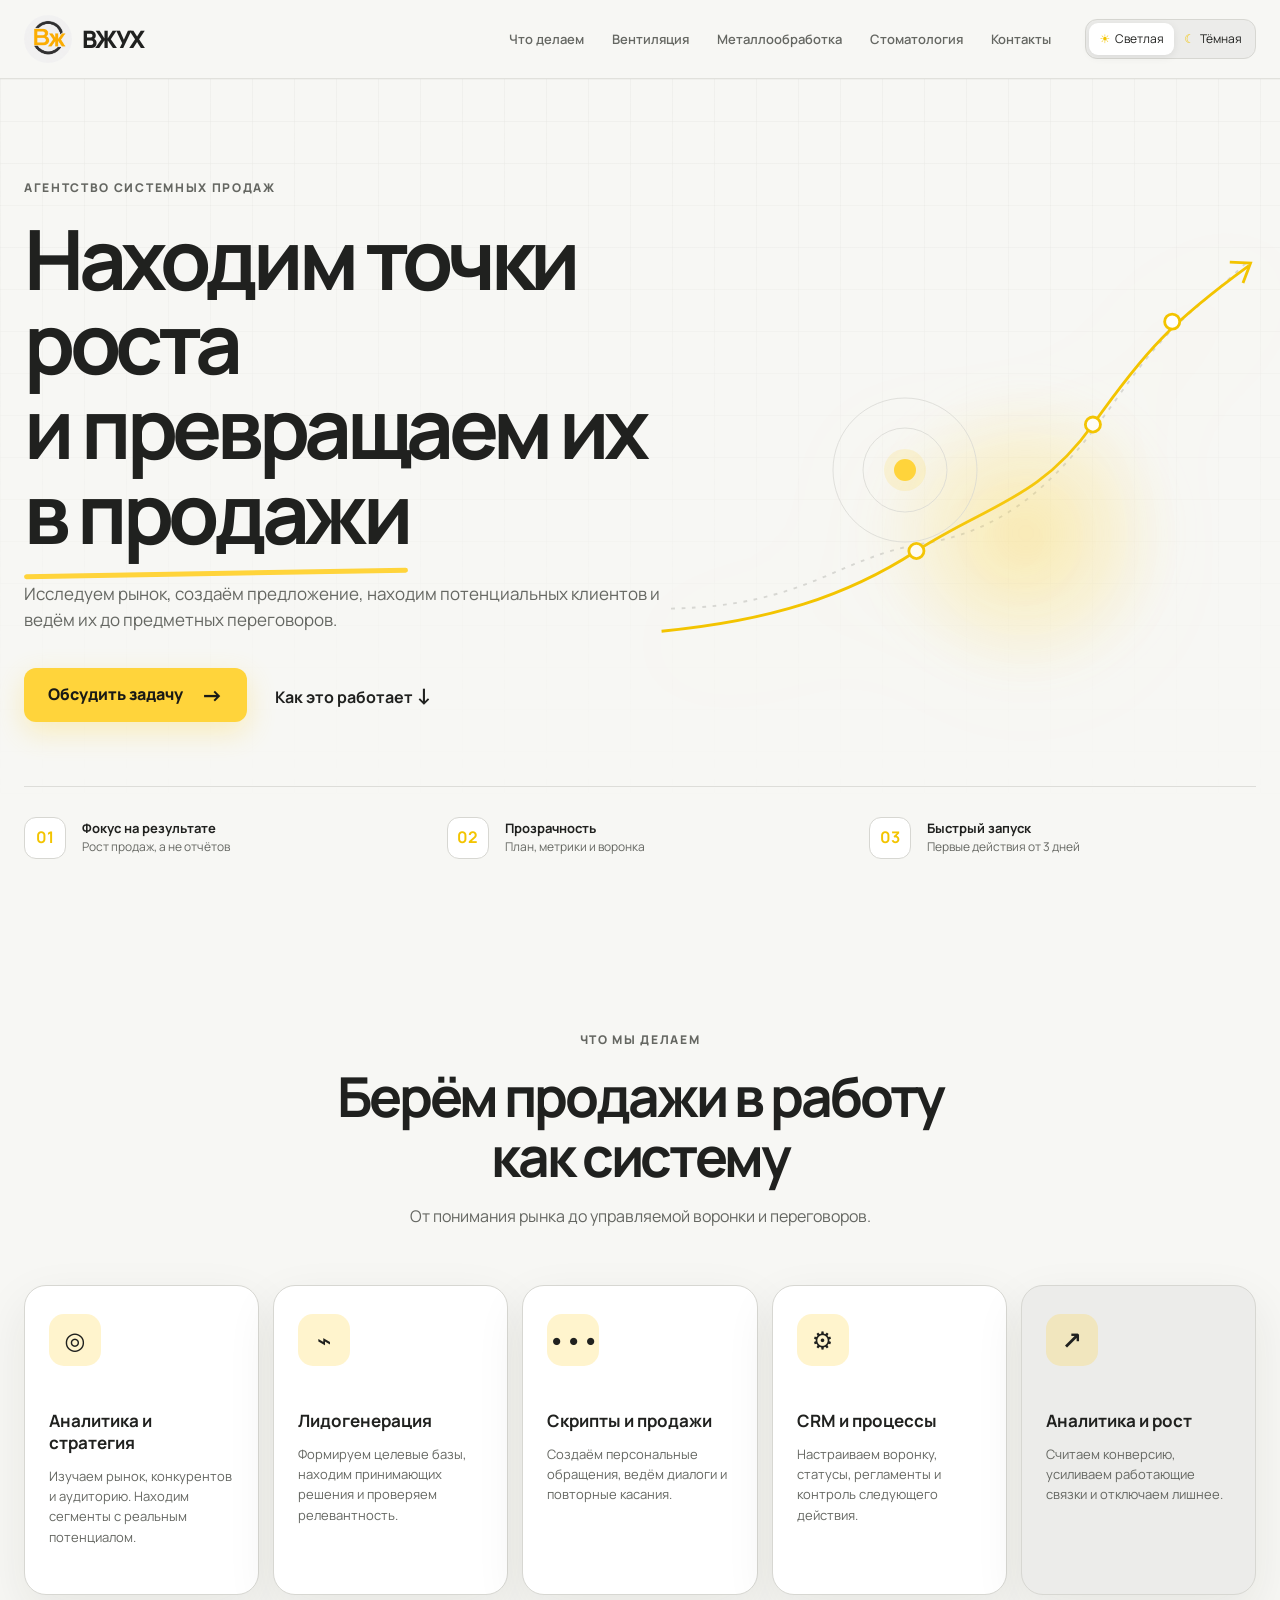
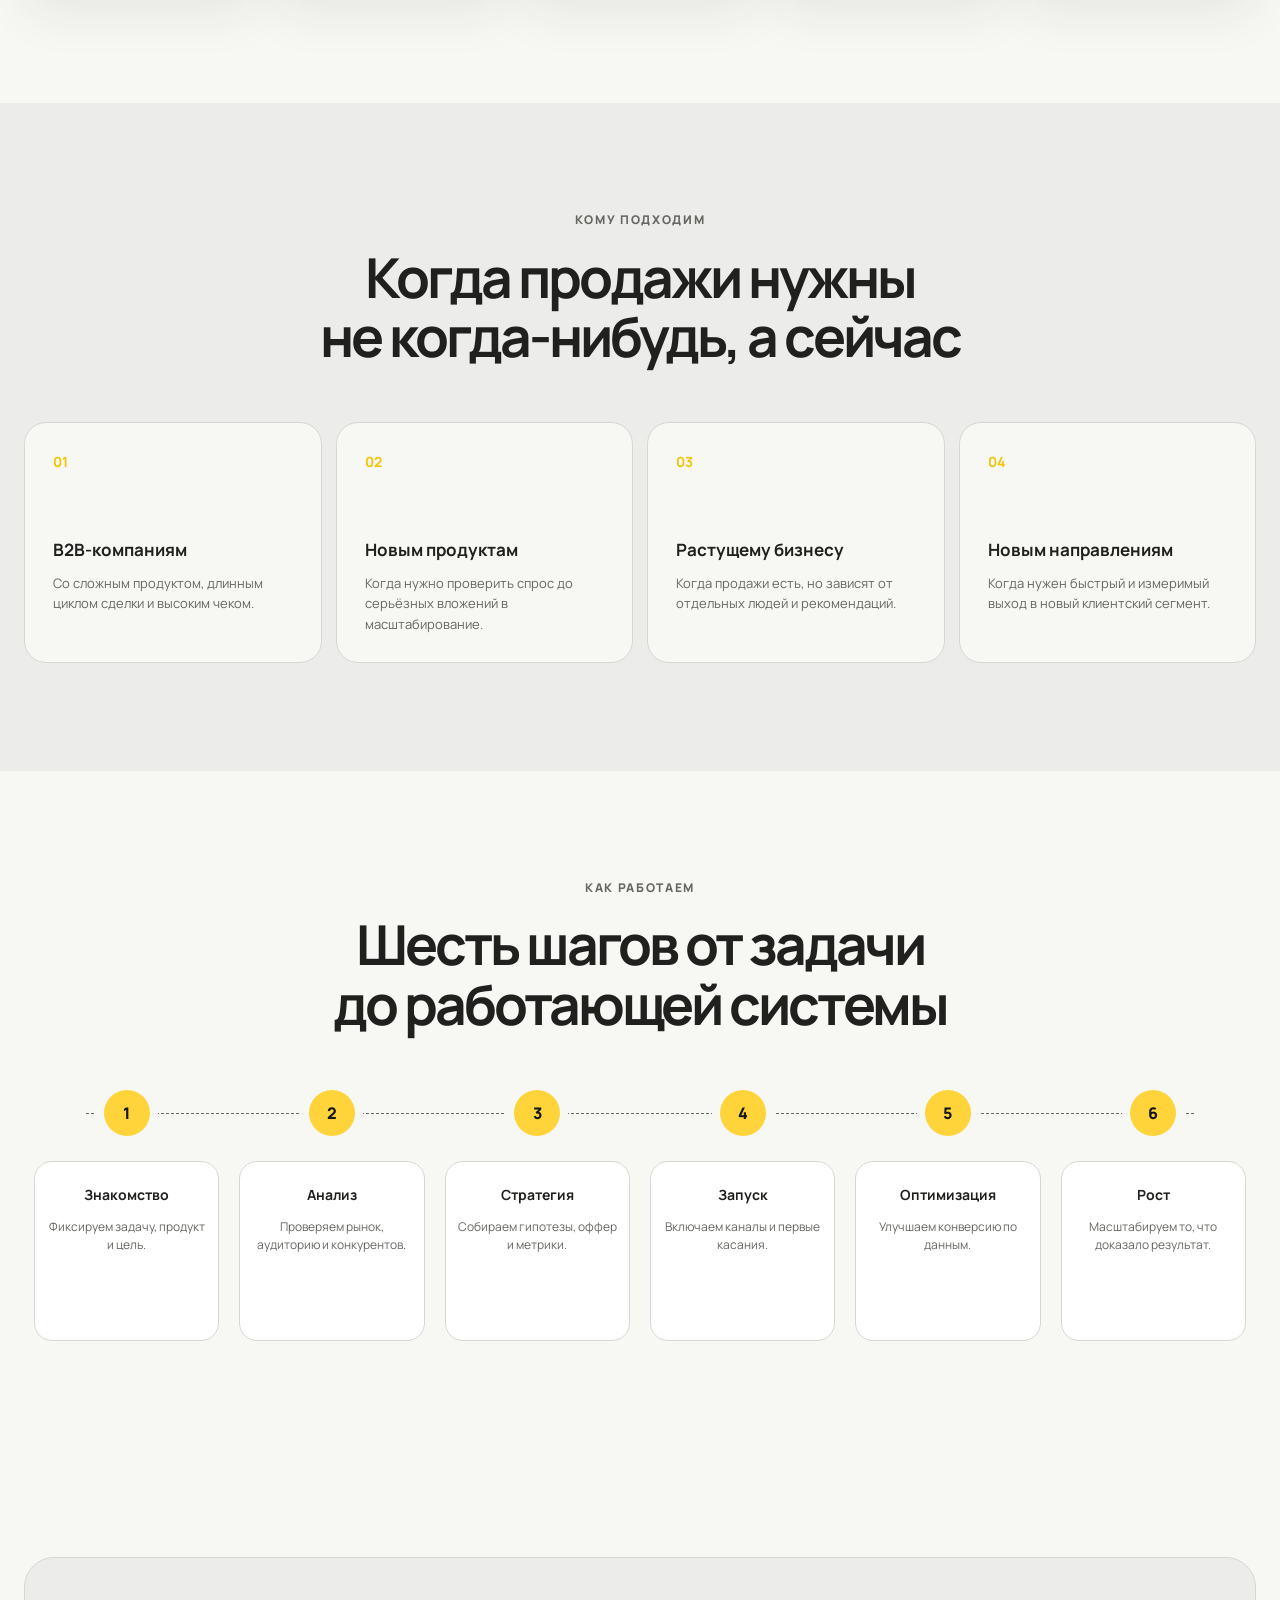
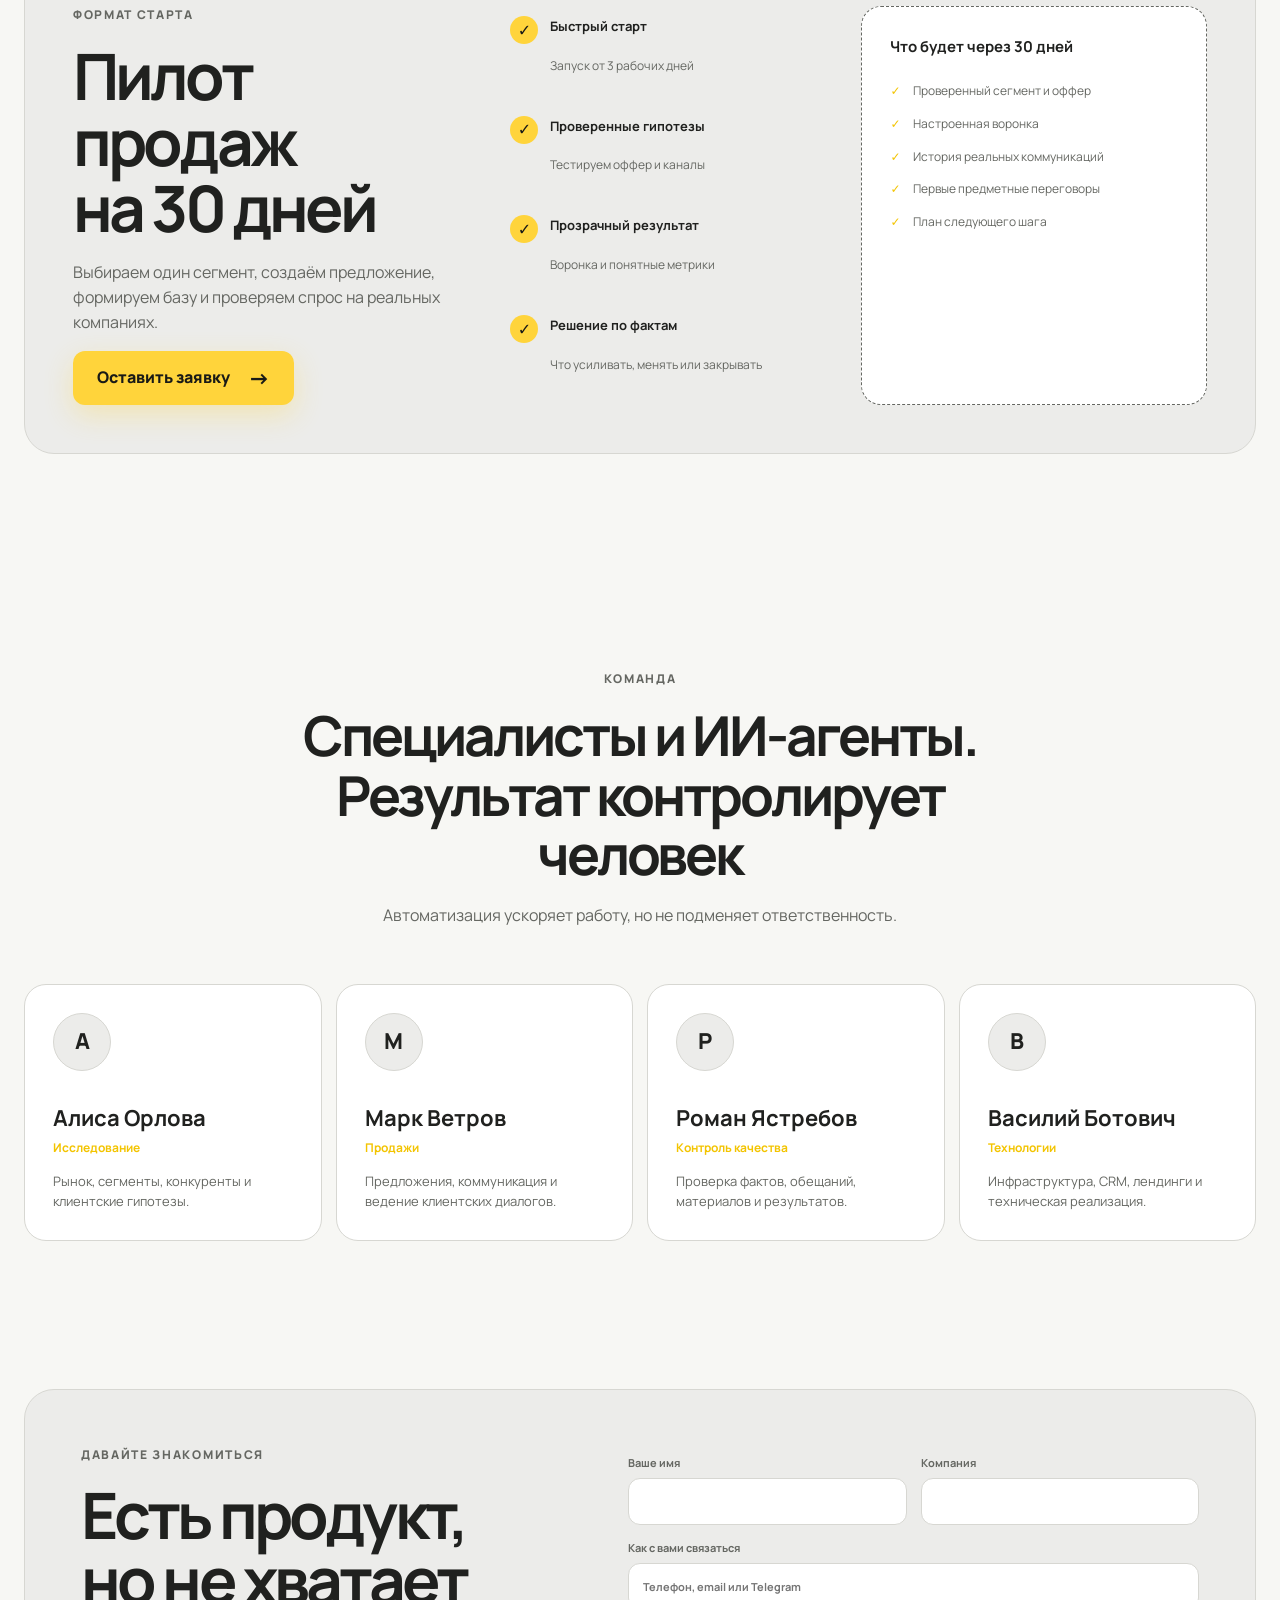
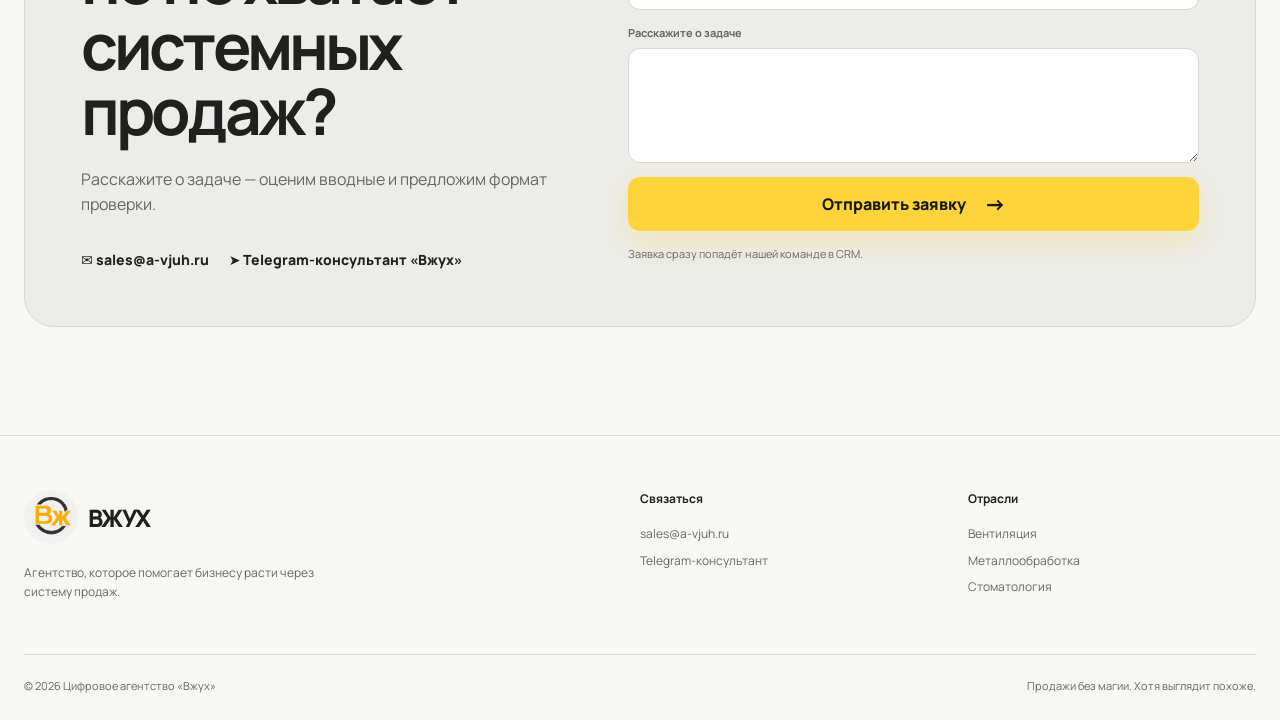
<file: index.html>
<!doctype html>
<html lang="ru" data-theme="light">
<head>
  <meta charset="UTF-8">
  <meta name="viewport" content="width=device-width, initial-scale=1.0">
  <meta name="description" content="Цифровое агентство «Вжух» создаёт системные B2B-продажи под ключ: исследование рынка, лидогенерация, CRM, выход на клиентов и переговоры.">
  <meta name="keywords" content="агентство продаж, отдел продаж на аутсорсе, B2B продажи, лидогенерация для бизнеса, построение отдела продаж, системные продажи">
  <meta name="robots" content="index, follow, max-image-preview:large">
  <meta name="theme-color" content="#f7f7f4">
  <link rel="icon" type="image/png" href="/assets/logo-vjuh.png">
  <link rel="apple-touch-icon" href="/assets/logo-vjuh.png">
  <link rel="canonical" href="https://a-vjuh.ru/">
  <meta property="og:type" content="website"><meta property="og:locale" content="ru_RU">
  <meta property="og:url" content="https://a-vjuh.ru/"><meta property="og:site_name" content="Цифровое агентство «Вжух»">
  <meta property="og:title" content="Цифровое агентство «Вжух» — системные B2B-продажи под ключ">
  <meta property="og:description" content="Исследуем рынок, формируем предложение, находим клиентов и ведём их до предметных переговоров.">
  <meta property="og:image" content="https://a-vjuh.ru/assets/logo-vjuh.png">
  <meta property="og:image:alt" content="Логотип Цифрового агентства «Вжух»">
  <meta name="twitter:card" content="summary_large_image">
  <title>Цифровое агентство «Вжух» — B2B-продажи под ключ</title>
  <link rel="preconnect" href="https://fonts.googleapis.com">
  <link rel="preconnect" href="https://fonts.gstatic.com" crossorigin>
  <link href="https://fonts.googleapis.com/css2?family=Manrope:wght@400;500;600;700;800&display=swap" rel="stylesheet">
  <link rel="stylesheet" href="styles.css">
  <link rel="stylesheet" href="logo.css">
  <style>
    .form-honeypot{position:absolute!important;left:-9999px!important;width:1px!important;height:1px!important;opacity:0!important}
    .form-success{color:#24843b}.form-error{color:#c53b32}.button:disabled{cursor:wait;opacity:.72;transform:none}
    @media (min-width:701px) {
      .hero { padding-bottom:64px; min-height:840px; }
      .hero-inner { min-height:540px; }
      .proof-strip { margin-top:64px; padding-top:30px; border-top:1px solid color-mix(in srgb,var(--line),transparent 20%); gap:36px; }
      .proof-strip > div { gap:16px; min-width:0; }
    }
    @media (max-width:700px) {
      .proof-strip { margin-top:38px; padding-top:22px; border-top:1px solid color-mix(in srgb,var(--line),transparent 20%); gap:10px; }
    }
  </style>
  <script>
    document.documentElement.dataset.theme = localStorage.getItem('vjuh-theme') || 'light';
  </script>
  <script type="application/ld+json">{"@context":"https://schema.org","@type":"ProfessionalService","name":"Цифровое агентство «Вжух»","url":"https://a-vjuh.ru/","email":"sales@a-vjuh.ru","description":"Системные B2B-продажи под ключ: исследование рынка, лидогенерация, CRM и переговоры.","areaServed":"RU","sameAs":["https://t.me/vzjuh_bot"]}</script>
</head>
<body>
  <a class="skip-link" href="#main">К содержанию</a>
  <header class="site-header">
    <div class="container header-inner">
      <a class="logo logo-brand" href="#top" aria-label="Вжух — на главную"><img src="assets/logo-vjuh.png" alt="" width="48" height="48"><span>ВЖУХ</span></a>
      <nav class="desktop-nav" aria-label="Основная навигация">
        <a href="#services">Что делаем</a><a href="/industries/ventilation/">Вентиляция</a><a href="/industries/metalworking/">Металлообработка</a><a href="/industries/dentistry/">Стоматология</a><a href="#contacts">Контакты</a>
      </nav>
      <div class="header-actions">
        <div class="theme-switch" role="group" aria-label="Цветовая тема">
          <button type="button" data-set-theme="light" aria-pressed="true"><span>☀</span><span class="theme-label">Светлая</span></button>
          <button type="button" data-set-theme="dark" aria-pressed="false"><span>☾</span><span class="theme-label">Тёмная</span></button>
        </div>
        <button class="menu-toggle" type="button" aria-expanded="false" aria-controls="mobile-nav" aria-label="Открыть меню"><span></span><span></span></button>
      </div>
    </div>
    <nav class="mobile-nav" id="mobile-nav" aria-label="Мобильная навигация" hidden>
      <a href="#services">Что делаем</a><a href="/industries/ventilation/">Вентиляция</a><a href="/industries/metalworking/">Металлообработка</a><a href="/industries/dentistry/">Стоматология</a><a href="#contacts">Контакты</a>
    </nav>
  </header>

  <main id="main">
    <section class="hero" id="top">
      <div class="hero-grid" aria-hidden="true"></div>
      <div class="container hero-inner">
        <div class="hero-copy reveal">
          <p class="eyebrow">Агентство системных продаж</p>
          <h1>Находим точки роста<br>и превращаем их<br><span>в продажи</span></h1>
          <p class="hero-text">Исследуем рынок, создаём предложение, находим потенциальных клиентов и ведём их до предметных переговоров.</p>
          <div class="hero-buttons">
            <a class="button button-primary" href="#contacts">Обсудить задачу <span>→</span></a>
            <a class="text-link" href="#process">Как это работает <span>↓</span></a>
          </div>
        </div>
        <div class="growth-map reveal" aria-hidden="true">
          <div class="orbit orbit-1"></div><div class="orbit orbit-2"></div><div class="pulse"></div>
          <svg viewBox="0 0 620 460" role="img">
            <path class="path-muted" d="M0 398 C145 395, 175 344, 268 329 S414 258, 474 173 S548 91, 610 31"/>
            <path class="path-main" d="M-10 422 C105 411, 186 385, 260 337 S391 282, 447 203 S531 94, 612 35"/>
            <g class="nodes"><circle cx="260" cy="337" r="8"/><circle cx="447" cy="203" r="8"/><circle cx="531" cy="94" r="8"/></g>
            <path class="arrow" d="M592 31 L614 32 L606 53"/>
          </svg>
        </div>
      </div>
      <div class="container proof-strip reveal">
        <div><b>01</b><span><strong>Фокус на результате</strong>Рост продаж, а не отчётов</span></div>
        <div><b>02</b><span><strong>Прозрачность</strong>План, метрики и воронка</span></div>
        <div><b>03</b><span><strong>Быстрый запуск</strong>Первые действия от 3 дней</span></div>
      </div>
    </section>

    <section class="section" id="services">
      <div class="container">
        <div class="section-heading reveal"><p class="eyebrow">Что мы делаем</p><h2>Берём продажи в работу<br>как систему</h2><p>От понимания рынка до управляемой воронки и переговоров.</p></div>
        <div class="card-grid services-grid">
          <article class="card reveal"><span class="card-icon">◎</span><h3>Аналитика и стратегия</h3><p>Изучаем рынок, конкурентов и аудиторию. Находим сегменты с реальным потенциалом.</p></article>
          <article class="card reveal"><span class="card-icon">⌁</span><h3>Лидогенерация</h3><p>Формируем целевые базы, находим принимающих решения и проверяем релевантность.</p></article>
          <article class="card reveal"><span class="card-icon">•••</span><h3>Скрипты и продажи</h3><p>Создаём персональные обращения, ведём диалоги и повторные касания.</p></article>
          <article class="card reveal"><span class="card-icon">⚙</span><h3>CRM и процессы</h3><p>Настраиваем воронку, статусы, регламенты и контроль следующего действия.</p></article>
          <article class="card card-accent reveal"><span class="card-icon">↗</span><h3>Аналитика и рост</h3><p>Считаем конверсию, усиливаем работающие связки и отключаем лишнее.</p></article>
        </div>
      </div>
    </section>

    <section class="section section-tinted" id="fit">
      <div class="container">
        <div class="section-heading reveal"><p class="eyebrow">Кому подходим</p><h2>Когда продажи нужны<br>не когда-нибудь, а сейчас</h2></div>
        <div class="fit-grid">
          <article class="fit-card reveal"><b>01</b><h3>B2B-компаниям</h3><p>Со сложным продуктом, длинным циклом сделки и высоким чеком.</p></article>
          <article class="fit-card reveal"><b>02</b><h3>Новым продуктам</h3><p>Когда нужно проверить спрос до серьёзных вложений в масштабирование.</p></article>
          <article class="fit-card reveal"><b>03</b><h3>Растущему бизнесу</h3><p>Когда продажи есть, но зависят от отдельных людей и рекомендаций.</p></article>
          <article class="fit-card reveal"><b>04</b><h3>Новым направлениям</h3><p>Когда нужен быстрый и измеримый выход в новый клиентский сегмент.</p></article>
        </div>
      </div>
    </section>

    <section class="section" id="process">
      <div class="container">
        <div class="section-heading reveal"><p class="eyebrow">Как работаем</p><h2>Шесть шагов от задачи<br>до работающей системы</h2></div>
        <ol class="process-list">
          <li class="reveal"><span>1</span><div><h3>Знакомство</h3><p>Фиксируем задачу, продукт и цель.</p></div></li>
          <li class="reveal"><span>2</span><div><h3>Анализ</h3><p>Проверяем рынок, аудиторию и конкурентов.</p></div></li>
          <li class="reveal"><span>3</span><div><h3>Стратегия</h3><p>Собираем гипотезы, оффер и метрики.</p></div></li>
          <li class="reveal"><span>4</span><div><h3>Запуск</h3><p>Включаем каналы и первые касания.</p></div></li>
          <li class="reveal"><span>5</span><div><h3>Оптимизация</h3><p>Улучшаем конверсию по данным.</p></div></li>
          <li class="reveal"><span>6</span><div><h3>Рост</h3><p>Масштабируем то, что доказало результат.</p></div></li>
        </ol>
      </div>
    </section>

    <section class="section" id="pilot">
      <div class="container">
        <div class="pilot-panel reveal">
          <div><p class="eyebrow">Формат старта</p><h2>Пилот продаж<br>на <span>30 дней</span></h2><p>Выбираем один сегмент, создаём предложение, формируем базу и проверяем спрос на реальных компаниях.</p><a class="button button-primary" href="#contacts">Оставить заявку <span>→</span></a></div>
          <ul><li><i>✓</i><span><strong>Быстрый старт</strong>Запуск от 3 рабочих дней</span></li><li><i>✓</i><span><strong>Проверенные гипотезы</strong>Тестируем оффер и каналы</span></li><li><i>✓</i><span><strong>Прозрачный результат</strong>Воронка и понятные метрики</span></li><li><i>✓</i><span><strong>Решение по фактам</strong>Что усиливать, менять или закрывать</span></li></ul>
          <div class="pilot-result"><h3>Что будет через 30 дней</h3><p>Проверенный сегмент и оффер</p><p>Настроенная воронка</p><p>История реальных коммуникаций</p><p>Первые предметные переговоры</p><p>План следующего шага</p></div>
        </div>
      </div>
    </section>

    <section class="section" id="team">
      <div class="container">
        <div class="section-heading reveal"><p class="eyebrow">Команда</p><h2>Специалисты и ИИ-агенты.<br>Результат контролирует человек</h2><p>Автоматизация ускоряет работу, но не подменяет ответственность.</p></div>
        <div class="team-grid">
          <article class="team-card reveal"><span>А</span><h3>Алиса Орлова</h3><b>Исследование</b><p>Рынок, сегменты, конкуренты и клиентские гипотезы.</p></article>
          <article class="team-card reveal"><span>М</span><h3>Марк Ветров</h3><b>Продажи</b><p>Предложения, коммуникация и ведение клиентских диалогов.</p></article>
          <article class="team-card reveal"><span>Р</span><h3>Роман Ястребов</h3><b>Контроль качества</b><p>Проверка фактов, обещаний, материалов и результатов.</p></article>
          <article class="team-card reveal"><span>В</span><h3>Василий Ботович</h3><b>Технологии</b><p>Инфраструктура, CRM, лендинги и техническая реализация.</p></article>
        </div>
      </div>
    </section>

    <section class="section contact-section" id="contacts">
      <div class="container">
        <div class="contact-panel reveal">
          <div class="contact-copy"><p class="eyebrow">Давайте знакомиться</p><h2>Есть продукт,<br>но не хватает<br>системных продаж?</h2><p>Расскажите о задаче — оценим вводные и предложим формат проверки.</p><div class="direct-contacts"><a href="mailto:sales@a-vjuh.ru">✉ sales@a-vjuh.ru</a><a href="https://t.me/vzjuh_bot" target="_blank" rel="noopener">➤ Telegram-консультант «Вжух»</a></div></div>
          <form id="contact-form">
            <input class="form-honeypot" name="website" tabindex="-1" autocomplete="off" aria-hidden="true">
            <div class="form-row"><label>Ваше имя<input name="name" autocomplete="name" required></label><label>Компания<input name="company" autocomplete="organization"></label></div>
            <label>Как с вами связаться<input name="contact" autocomplete="email" placeholder="Телефон, email или Telegram" required></label>
            <label>Расскажите о задаче<textarea name="message" rows="5" required></textarea></label>
            <button class="button button-primary" type="submit">Отправить заявку <span>→</span></button>
            <p class="form-note" id="form-status" role="status" aria-live="polite">Заявка сразу попадёт нашей команде в CRM.</p>
          </form>
        </div>
      </div>
    </section>
  </main>

  <footer>
    <div class="container footer-inner"><div><a class="logo logo-brand" href="#top"><img src="assets/logo-vjuh.png" alt="" width="54" height="54"><span>ВЖУХ</span></a><p>Агентство, которое помогает бизнесу расти через систему продаж.</p></div><div><b>Связаться</b><a href="mailto:sales@a-vjuh.ru">sales@a-vjuh.ru</a><a href="https://t.me/vzjuh_bot" target="_blank" rel="noopener">Telegram-консультант</a></div><div><b>Отрасли</b><a href="/industries/ventilation/">Вентиляция</a><a href="/industries/metalworking/">Металлообработка</a><a href="/industries/dentistry/">Стоматология</a></div></div>
    <div class="container copyright"><span>© 2026 Цифровое агентство «Вжух»</span><span>Продажи без магии. Хотя выглядит похоже.</span></div>
  </footer>
  <script src="script.js"></script>
</body>
</html>
</file>
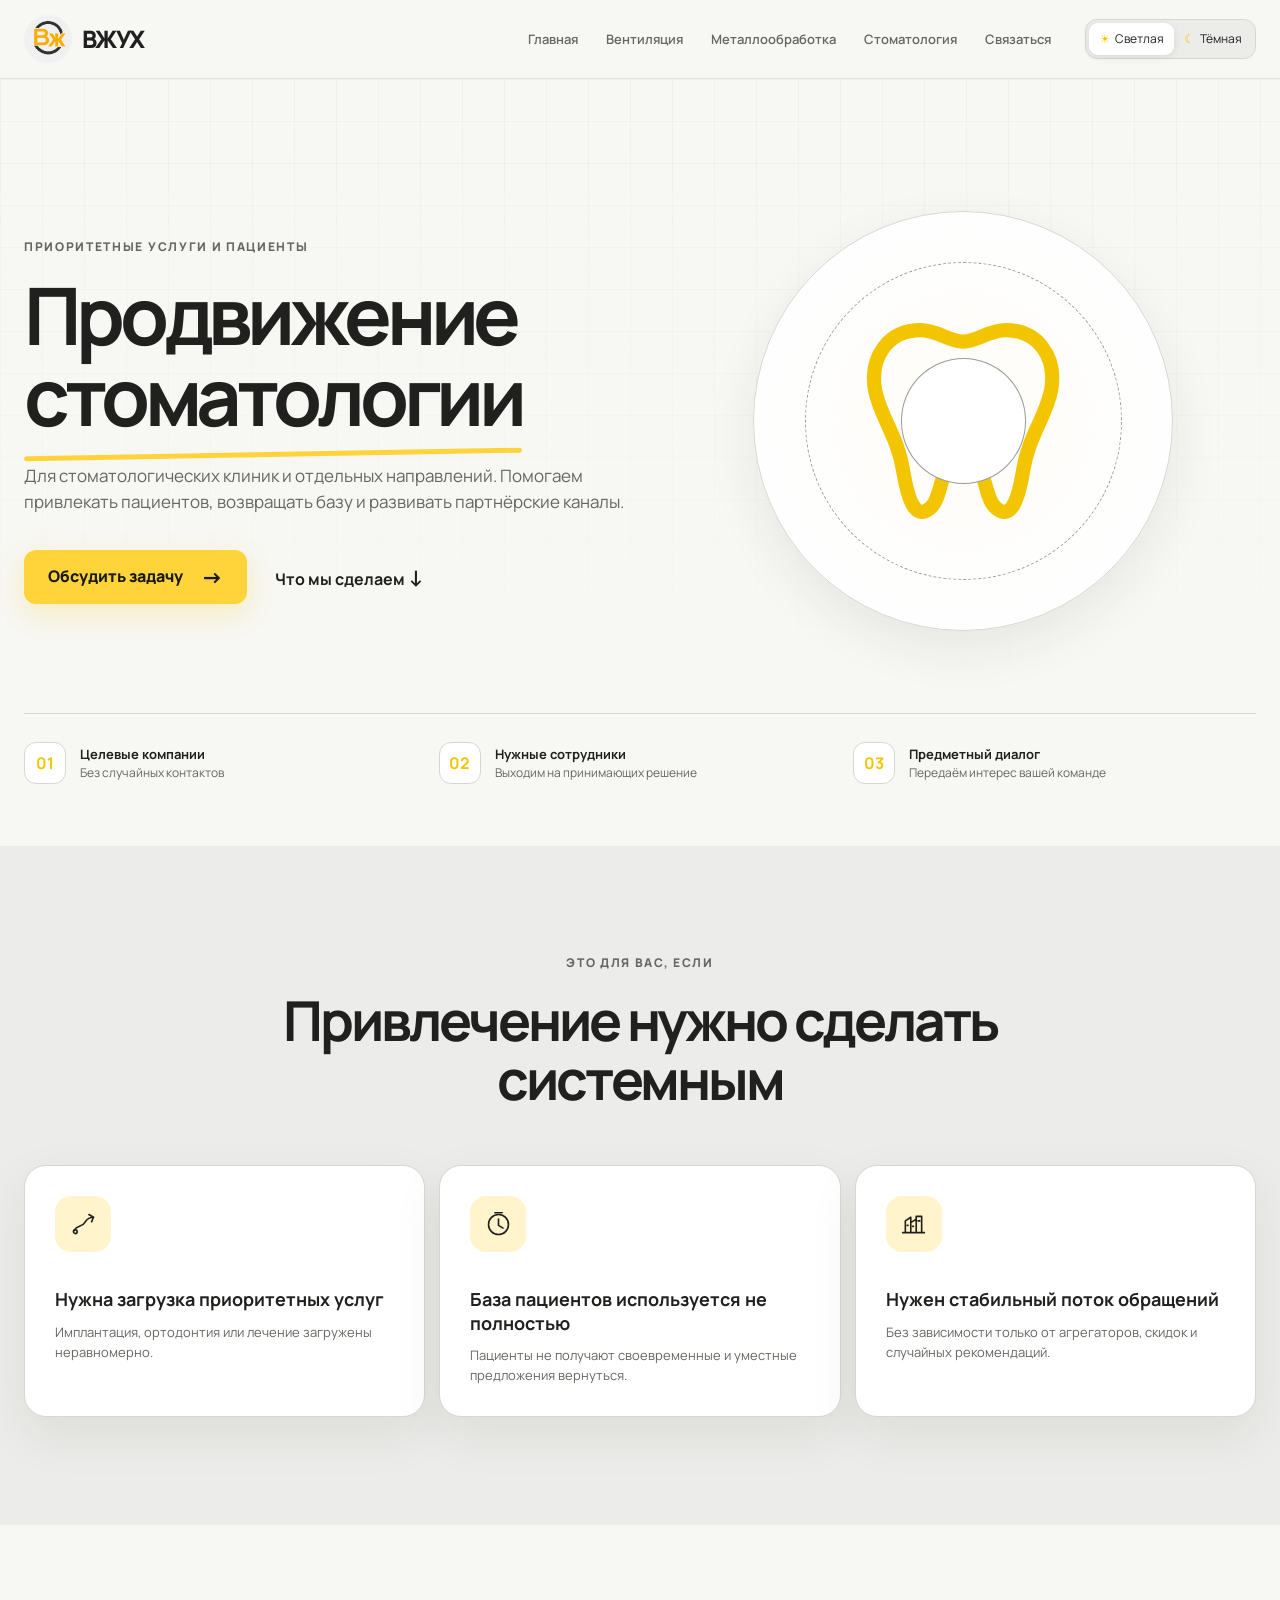
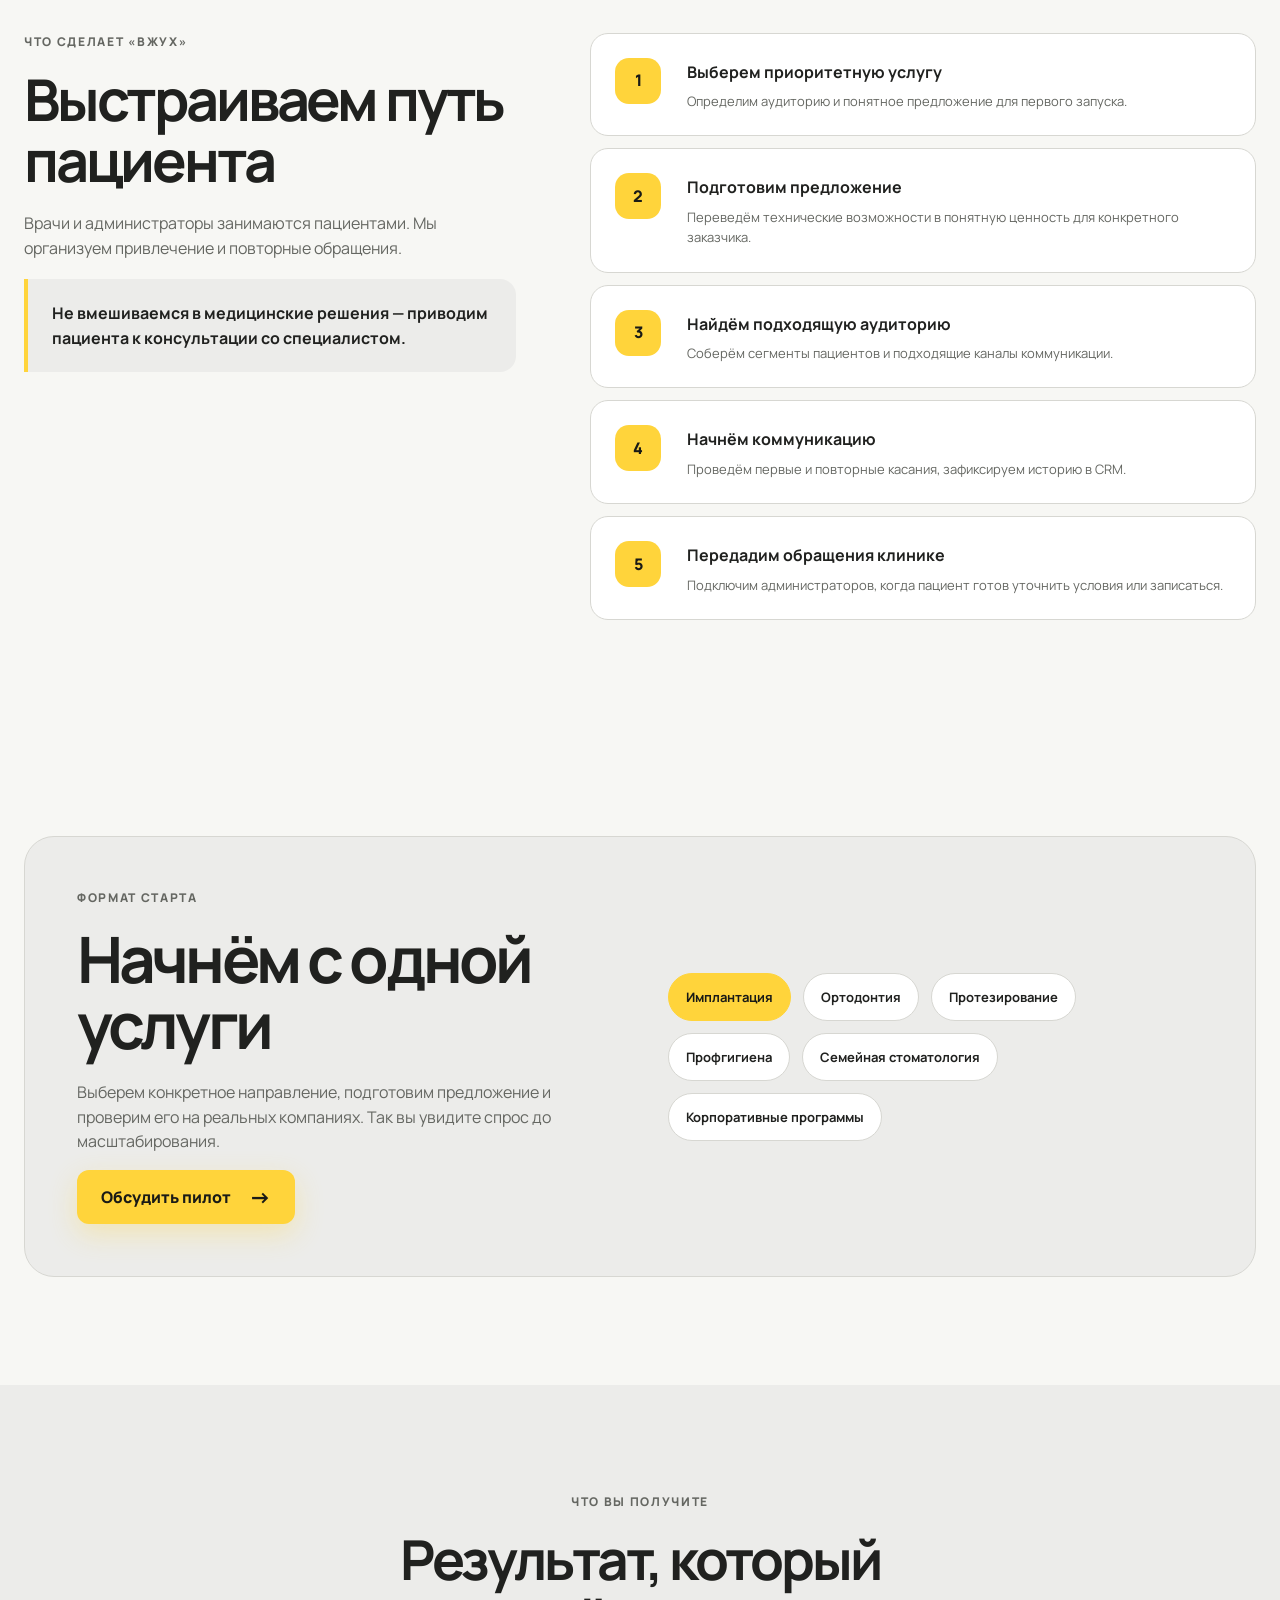
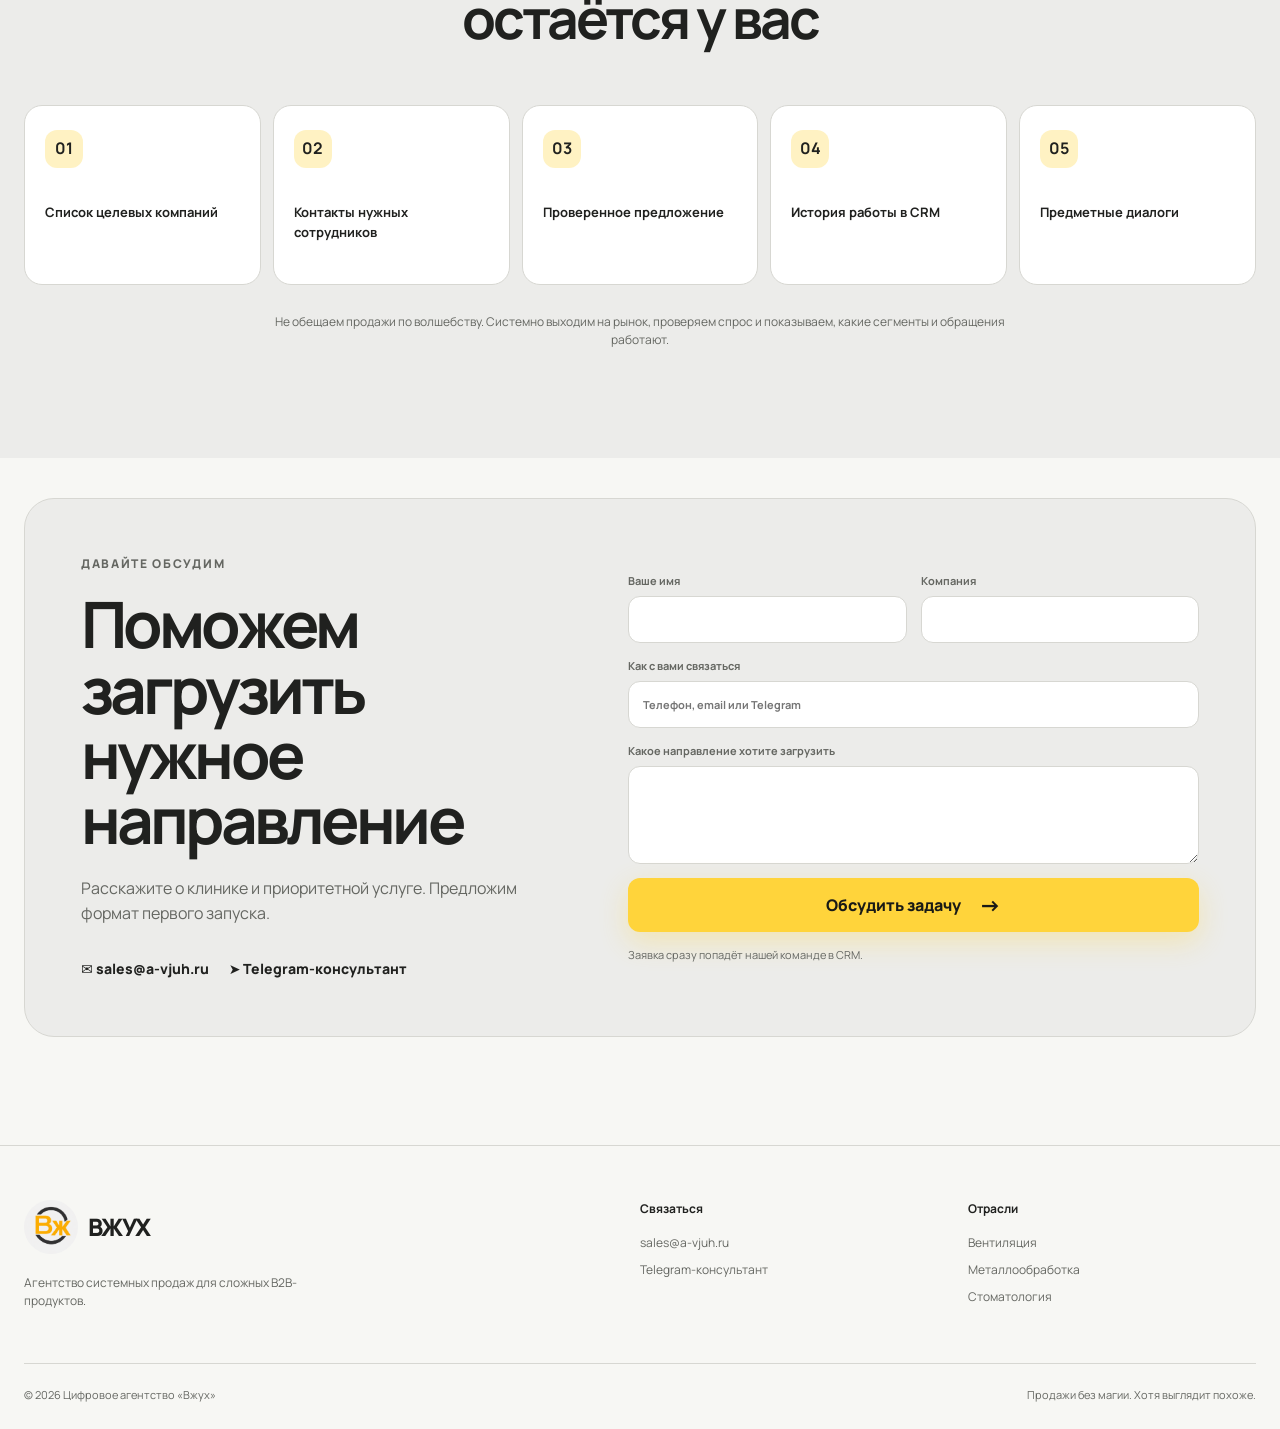
<file: industries/dentistry/index.html>
<!doctype html>
<html lang="ru" data-theme="light">
<head>
  <meta charset="UTF-8">
  <meta name="viewport" content="width=device-width, initial-scale=1.0">
  <meta name="description" content="Помогаем стоматологическим клиникам системно привлекать пациентов на приоритетные услуги.">
  <meta name="robots" content="index, follow, max-image-preview:large">
  <meta name="theme-color" content="#f7f7f4">
  <link rel="icon" type="image/png" href="/assets/logo-vjuh.png">
  <link rel="canonical" href="https://a-vjuh.ru/industries/dentistry/">
  <meta property="og:type" content="website"><meta property="og:locale" content="ru_RU">
  <meta property="og:url" content="https://a-vjuh.ru/industries/dentistry/"><meta property="og:site_name" content="Цифровое агентство «Вжух»">
  <meta property="og:title" content="Продвижение стоматологии — «Вжух»">
  <meta property="og:description" content="Помогаем привлекать пациентов, возвращать базу и развивать партнёрские каналы.">
  <meta property="og:image" content="https://a-vjuh.ru/assets/logo-vjuh.png">
  <title>Новые пациенты для стоматологии — «Вжух»</title>
  <link rel="preconnect" href="https://fonts.googleapis.com">
  <link rel="preconnect" href="https://fonts.gstatic.com" crossorigin>
  <link href="https://fonts.googleapis.com/css2?family=Manrope:wght@400;500;600;700;800&display=swap" rel="stylesheet">
  <link rel="stylesheet" href="../../styles.css">
  <link rel="stylesheet" href="../../logo.css">
  <link rel="stylesheet" href="../../industry.css">
  <style>.form-honeypot{position:absolute!important;left:-9999px!important;width:1px!important;height:1px!important;opacity:0!important}.form-success{color:#24843b}.form-error{color:#c53b32}.button:disabled{cursor:wait;opacity:.72;transform:none}</style>
  <script>document.documentElement.dataset.theme=localStorage.getItem('vjuh-theme')||'light';</script>
</head>
<body>
  <a class="skip-link" href="#main">К содержанию</a>
  <header class="site-header">
    <div class="container header-inner">
      <a class="logo logo-brand" href="/" aria-label="Вжух — на главную"><img src="../../assets/logo-vjuh.png" alt="" width="48" height="48"><span>ВЖУХ</span></a>
      <nav class="desktop-nav" aria-label="Основная навигация"><a href="/">Главная</a><a href="/industries/ventilation/">Вентиляция</a><a href="/industries/metalworking/">Металлообработка</a><a href="/industries/dentistry/" aria-current="page">Стоматология</a><a href="#contacts">Связаться</a></nav>
      <div class="header-actions">
        <div class="theme-switch" role="group" aria-label="Цветовая тема">
          <button type="button" data-set-theme="light" aria-pressed="true"><span>☀</span><span class="theme-label">Светлая</span></button>
          <button type="button" data-set-theme="dark" aria-pressed="false"><span>☾</span><span class="theme-label">Тёмная</span></button>
        </div>
        <button class="menu-toggle" type="button" aria-expanded="false" aria-controls="mobile-nav" aria-label="Открыть меню"><span></span><span></span></button>
      </div>
    </div>
    <nav class="mobile-nav" id="mobile-nav" aria-label="Мобильная навигация" hidden><a href="/">Главная</a><a href="/industries/ventilation/">Вентиляция</a><a href="/industries/metalworking/">Металлообработка</a><a href="/industries/dentistry/" aria-current="page">Стоматология</a><a href="#contacts">Связаться</a></nav>
  </header>

  <main id="main">
    <section class="industry-hero" id="top">
      <div class="hero-grid" aria-hidden="true"></div>
      <div class="container hero-inner">
        <div class="hero-copy reveal">
          <p class="eyebrow">Приоритетные услуги и пациенты</p>
          <h1>Продвижение<br><span>стоматологии</span></h1>
          <p class="hero-text">Для стоматологических клиник и отдельных направлений. Помогаем привлекать пациентов, возвращать базу и развивать партнёрские каналы.</p>
          <div class="hero-buttons"><a class="button button-primary" href="#contacts">Обсудить задачу <span>→</span></a><a class="text-link" href="#work">Что мы сделаем <span>↓</span></a></div>
        </div>
        <div class="industry-visual reveal" aria-hidden="true">
          <div class="fan-mark industry-symbol">
            <svg viewBox="0 0 100 100"><path d="M35 18c-11 0-18 9-16 21 2 10 8 16 10 29 2 12 5 17 10 12 4-4 3-18 11-18s7 14 11 18c5 5 8 0 10-12 2-13 8-19 10-29 2-12-5-21-16-21-6 0-10 4-15 4s-9-4-15-4Z" fill="none" stroke="currentColor" stroke-width="5" stroke-linejoin="round"/></svg>
          </div>
        </div>
      </div>
      <div class="container proof-strip industry-proof reveal"><div><b>01</b><span><strong>Целевые компании</strong>Без случайных контактов</span></div><div><b>02</b><span><strong>Нужные сотрудники</strong>Выходим на принимающих решение</span></div><div><b>03</b><span><strong>Предметный диалог</strong>Передаём интерес вашей команде</span></div></div>
    </section>

    <section class="section section-tinted" id="fit">
      <div class="container">
        <div class="section-heading reveal"><p class="eyebrow">Это для вас, если</p><h2>Привлечение нужно сделать<br>системным</h2></div>
        <div class="recognition-grid">
          <article class="recognition-card reveal"><span class="thematic-icon"><svg viewBox="0 0 32 32"><path d="M5 23c5-8 9-3 13-10 2-3 5-5 9-5"/><path d="m22 5 5 3-2 5"/><circle cx="7" cy="24" r="2"/></svg></span><h3>Нужна загрузка приоритетных услуг</h3><p>Имплантация, ортодонтия или лечение загружены неравномерно.</p></article>
          <article class="recognition-card reveal"><span class="thematic-icon"><svg viewBox="0 0 32 32"><circle cx="16" cy="16" r="11"/><path d="M16 10v7l5 3"/><path d="M12 3h8"/></svg></span><h3>База пациентов используется не полностью</h3><p>Пациенты не получают своевременные и уместные предложения вернуться.</p></article>
          <article class="recognition-card reveal"><span class="thematic-icon"><svg viewBox="0 0 32 32"><path d="M4 25h24M7 25V12l6-4v17M13 25V14l6-4v15M19 25V7h6v18"/><path d="M9 17h1M15 18h1M21 12h2"/></svg></span><h3>Нужен стабильный поток обращений</h3><p>Без зависимости только от агрегаторов, скидок и случайных рекомендаций.</p></article>
        </div>
      </div>
    </section>

    <section class="section" id="work">
      <div class="container work-panel">
        <div class="work-copy reveal"><p class="eyebrow">Что сделает «Вжух»</p><h2>Выстраиваем путь пациента</h2><p>Врачи и администраторы занимаются пациентами. Мы организуем привлечение и повторные обращения.</p><div class="handoff-note">Не вмешиваемся в медицинские решения — приводим пациента к консультации со специалистом.</div></div>
        <div class="work-list">
          <article class="work-step reveal"><span>1</span><div><h3>Выберем приоритетную услугу</h3><p>Определим аудиторию и понятное предложение для первого запуска.</p></div></article>
          <article class="work-step reveal"><span>2</span><div><h3>Подготовим предложение</h3><p>Переведём технические возможности в понятную ценность для конкретного заказчика.</p></div></article>
          <article class="work-step reveal"><span>3</span><div><h3>Найдём подходящую аудиторию</h3><p>Соберём сегменты пациентов и подходящие каналы коммуникации.</p></div></article>
          <article class="work-step reveal"><span>4</span><div><h3>Начнём коммуникацию</h3><p>Проведём первые и повторные касания, зафиксируем историю в CRM.</p></div></article>
          <article class="work-step reveal"><span>5</span><div><h3>Передадим обращения клинике</h3><p>Подключим администраторов, когда пациент готов уточнить условия или записаться.</p></div></article>
        </div>
      </div>
    </section>

    <section class="section" id="pilot">
      <div class="container"><div class="industry-pilot reveal"><div><p class="eyebrow">Формат старта</p><h2>Начнём с одной услуги</h2><p>Выберем конкретное направление, подготовим предложение и проверим его на реальных компаниях. Так вы увидите спрос до масштабирования.</p><a class="button button-primary" href="#contacts">Обсудить пилот <span>→</span></a></div><div class="segment-cloud" aria-label="Примеры сегментов"><span>Имплантация</span><span>Ортодонтия</span><span>Протезирование</span><span>Профгигиена</span><span>Семейная стоматология</span><span>Корпоративные программы</span></div></div></div>
    </section>

    <section class="section section-tinted" id="result">
      <div class="container"><div class="section-heading reveal"><p class="eyebrow">Что вы получите</p><h2>Результат, который<br>остаётся у вас</h2></div><div class="result-grid"><article class="result-card reveal"><b>01</b><p>Список целевых компаний</p></article><article class="result-card reveal"><b>02</b><p>Контакты нужных сотрудников</p></article><article class="result-card reveal"><b>03</b><p>Проверенное предложение</p></article><article class="result-card reveal"><b>04</b><p>История работы в CRM</p></article><article class="result-card reveal"><b>05</b><p>Предметные диалоги</p></article></div><p class="result-disclaimer reveal">Не обещаем продажи по волшебству. Системно выходим на рынок, проверяем спрос и показываем, какие сегменты и обращения работают.</p></div>
    </section>

    <section class="section contact-section" id="contacts">
      <div class="container"><div class="contact-panel reveal"><div class="contact-copy"><p class="eyebrow">Давайте обсудим</p><h2>Поможем загрузить нужное направление</h2><p>Расскажите о клинике и приоритетной услуге. Предложим формат первого запуска.</p><div class="direct-contacts"><a href="mailto:sales@a-vjuh.ru">✉ sales@a-vjuh.ru</a><a href="https://t.me/vzjuh_bot" target="_blank" rel="noopener">➤ Telegram-консультант</a></div></div><form id="contact-form"><input class="form-honeypot" name="website" tabindex="-1" autocomplete="off" aria-hidden="true"><input type="hidden" name="source" value="Лендинг: стоматология"><div class="form-row"><label>Ваше имя<input name="name" autocomplete="name" required></label><label>Компания<input name="company" autocomplete="organization"></label></div><label>Как с вами связаться<input name="contact" autocomplete="email" placeholder="Телефон, email или Telegram" required></label><label>Какое направление хотите загрузить<textarea name="message" rows="4" required></textarea></label><button class="button button-primary" type="submit">Обсудить задачу <span>→</span></button><p class="form-note" id="form-status" role="status" aria-live="polite">Заявка сразу попадёт нашей команде в CRM.</p></form></div></div>
    </section>
  </main>

  <footer><div class="container footer-inner"><div><a class="logo logo-brand" href="/"><img src="../../assets/logo-vjuh.png" alt="" width="54" height="54"><span>ВЖУХ</span></a><p>Агентство системных продаж для сложных B2B-продуктов.</p></div><div><b>Связаться</b><a href="mailto:sales@a-vjuh.ru">sales@a-vjuh.ru</a><a href="https://t.me/vzjuh_bot" target="_blank" rel="noopener">Telegram-консультант</a></div><div><b>Отрасли</b><a href="/industries/ventilation/">Вентиляция</a><a href="/industries/metalworking/">Металлообработка</a><a href="/industries/dentistry/">Стоматология</a></div></div><div class="container copyright"><span>© 2026 Цифровое агентство «Вжух»</span><span>Продажи без магии. Хотя выглядит похоже.</span></div></footer>
  <script src="../../script.js"></script>
</body>
</html>
</file>
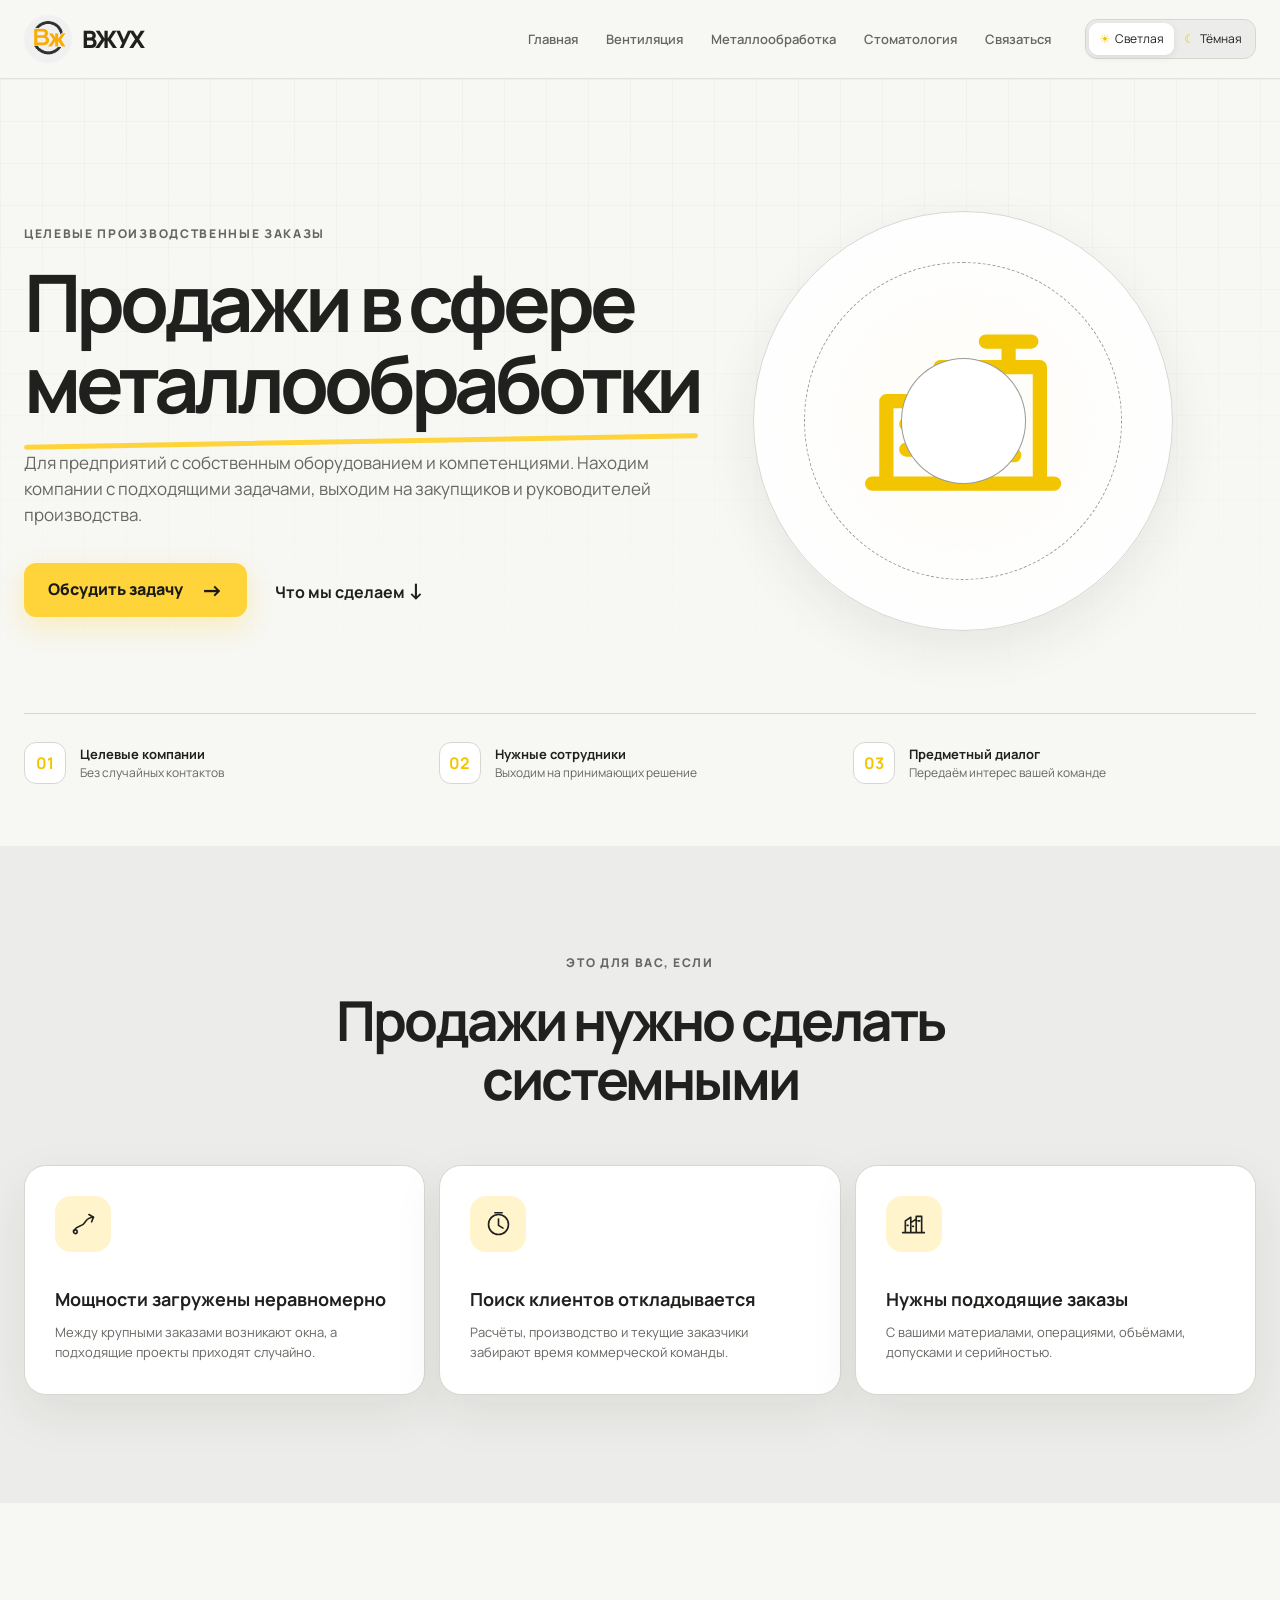
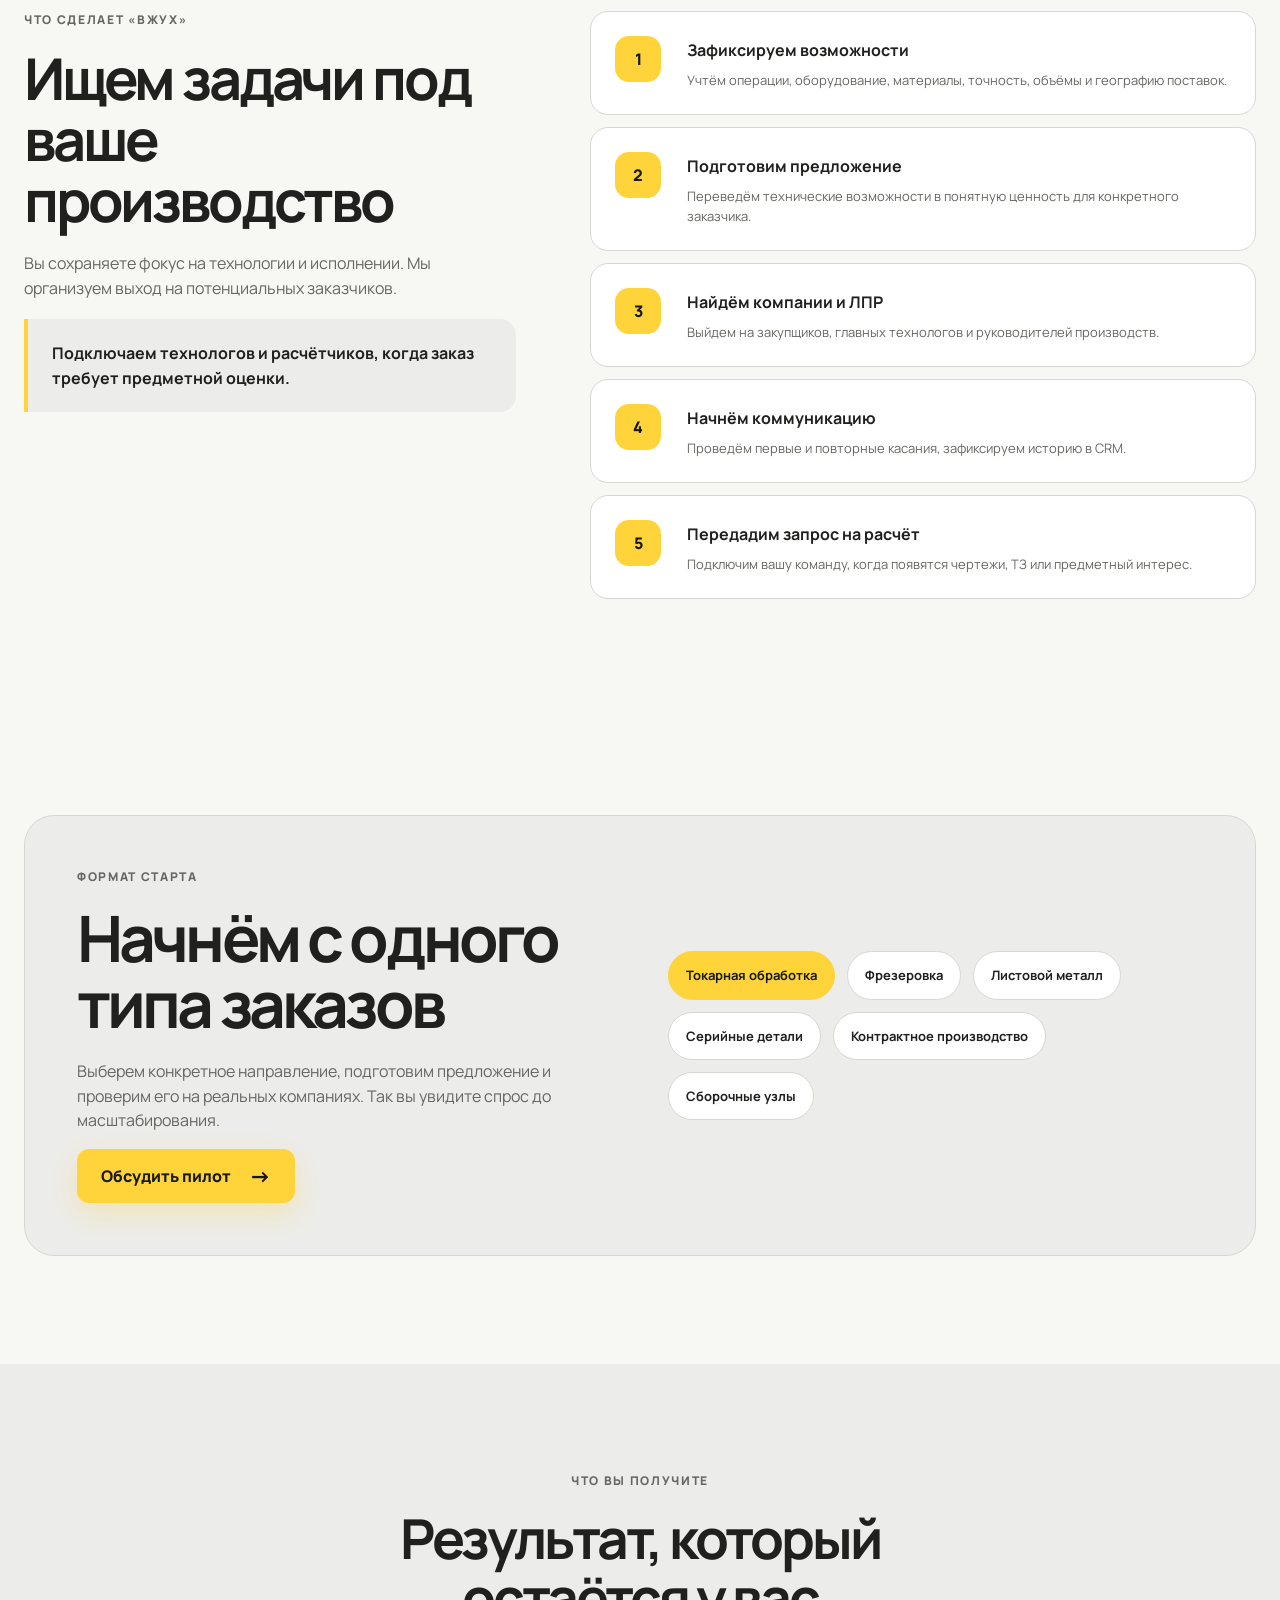
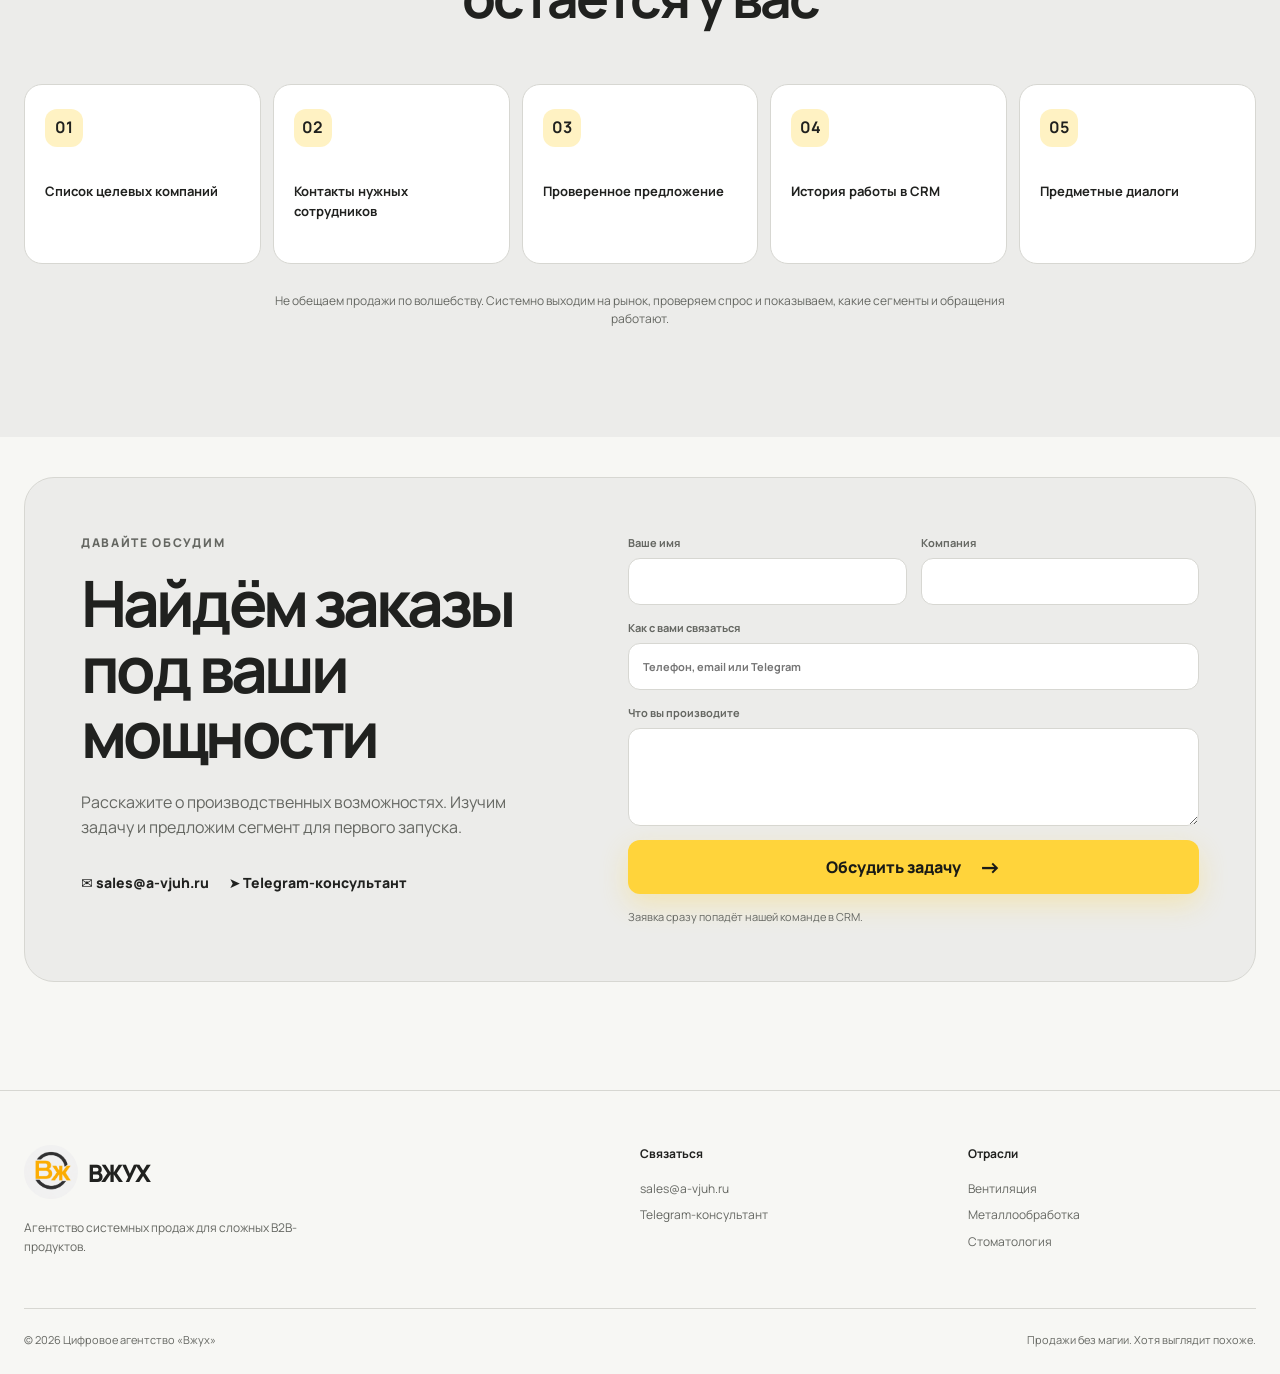
<file: industries/metalworking/index.html>
<!doctype html>
<html lang="ru" data-theme="light">
<head>
  <meta charset="UTF-8">
  <meta name="viewport" content="width=device-width, initial-scale=1.0">
  <meta name="description" content="Помогаем металлообрабатывающим предприятиям находить целевые заказы и загружать производственные мощности.">
  <meta name="robots" content="index, follow, max-image-preview:large">
  <meta name="theme-color" content="#f7f7f4">
  <link rel="icon" type="image/png" href="/assets/logo-vjuh.png">
  <link rel="canonical" href="https://a-vjuh.ru/industries/metalworking/">
  <meta property="og:type" content="website"><meta property="og:locale" content="ru_RU">
  <meta property="og:url" content="https://a-vjuh.ru/industries/metalworking/"><meta property="og:site_name" content="Цифровое агентство «Вжух»">
  <meta property="og:title" content="Продажи для металлообработки — «Вжух»">
  <meta property="og:description" content="Находим заказчиков, закупщиков и руководителей производств для контрактного и серийного производства.">
  <meta property="og:image" content="https://a-vjuh.ru/assets/logo-vjuh.png">
  <title>Целевые заказы для металлообработки — «Вжух»</title>
  <link rel="preconnect" href="https://fonts.googleapis.com">
  <link rel="preconnect" href="https://fonts.gstatic.com" crossorigin>
  <link href="https://fonts.googleapis.com/css2?family=Manrope:wght@400;500;600;700;800&display=swap" rel="stylesheet">
  <link rel="stylesheet" href="../../styles.css">
  <link rel="stylesheet" href="../../logo.css">
  <link rel="stylesheet" href="../../industry.css">
  <style>.form-honeypot{position:absolute!important;left:-9999px!important;width:1px!important;height:1px!important;opacity:0!important}.form-success{color:#24843b}.form-error{color:#c53b32}.button:disabled{cursor:wait;opacity:.72;transform:none}</style>
  <script>document.documentElement.dataset.theme=localStorage.getItem('vjuh-theme')||'light';</script>
</head>
<body>
  <a class="skip-link" href="#main">К содержанию</a>
  <header class="site-header">
    <div class="container header-inner">
      <a class="logo logo-brand" href="/" aria-label="Вжух — на главную"><img src="../../assets/logo-vjuh.png" alt="" width="48" height="48"><span>ВЖУХ</span></a>
      <nav class="desktop-nav" aria-label="Основная навигация"><a href="/">Главная</a><a href="/industries/ventilation/">Вентиляция</a><a href="/industries/metalworking/" aria-current="page">Металлообработка</a><a href="/industries/dentistry/">Стоматология</a><a href="#contacts">Связаться</a></nav>
      <div class="header-actions">
        <div class="theme-switch" role="group" aria-label="Цветовая тема">
          <button type="button" data-set-theme="light" aria-pressed="true"><span>☀</span><span class="theme-label">Светлая</span></button>
          <button type="button" data-set-theme="dark" aria-pressed="false"><span>☾</span><span class="theme-label">Тёмная</span></button>
        </div>
        <button class="menu-toggle" type="button" aria-expanded="false" aria-controls="mobile-nav" aria-label="Открыть меню"><span></span><span></span></button>
      </div>
    </div>
    <nav class="mobile-nav" id="mobile-nav" aria-label="Мобильная навигация" hidden><a href="/">Главная</a><a href="/industries/ventilation/">Вентиляция</a><a href="/industries/metalworking/" aria-current="page">Металлообработка</a><a href="/industries/dentistry/">Стоматология</a><a href="#contacts">Связаться</a></nav>
  </header>

  <main id="main">
    <section class="industry-hero" id="top">
      <div class="hero-grid" aria-hidden="true"></div>
      <div class="container hero-inner">
        <div class="hero-copy reveal">
          <p class="eyebrow">Целевые производственные заказы</p>
          <h1>Продажи в сфере<br><span>металлообработки</span></h1>
          <p class="hero-text">Для предприятий с собственным оборудованием и компетенциями. Находим компании с подходящими задачами, выходим на закупщиков и руководителей производства.</p>
          <div class="hero-buttons"><a class="button button-primary" href="#contacts">Обсудить задачу <span>→</span></a><a class="text-link" href="#work">Что мы сделаем <span>↓</span></a></div>
        </div>
        <div class="industry-visual reveal" aria-hidden="true">
          <div class="fan-mark industry-symbol">
            <svg viewBox="0 0 100 100"><g fill="none" stroke="currentColor" stroke-width="5" stroke-linecap="round" stroke-linejoin="round"><path d="M18 72h64M23 72V43h19v29M42 72V31h35v41M30 51h5M30 60h5M51 42h17M51 52h17M51 62h17"/><path d="M66 22v9M58 22h16"/></g></svg>
          </div>
        </div>
      </div>
      <div class="container proof-strip industry-proof reveal"><div><b>01</b><span><strong>Целевые компании</strong>Без случайных контактов</span></div><div><b>02</b><span><strong>Нужные сотрудники</strong>Выходим на принимающих решение</span></div><div><b>03</b><span><strong>Предметный диалог</strong>Передаём интерес вашей команде</span></div></div>
    </section>

    <section class="section section-tinted" id="fit">
      <div class="container">
        <div class="section-heading reveal"><p class="eyebrow">Это для вас, если</p><h2>Продажи нужно сделать<br>системными</h2></div>
        <div class="recognition-grid">
          <article class="recognition-card reveal"><span class="thematic-icon"><svg viewBox="0 0 32 32"><path d="M5 23c5-8 9-3 13-10 2-3 5-5 9-5"/><path d="m22 5 5 3-2 5"/><circle cx="7" cy="24" r="2"/></svg></span><h3>Мощности загружены неравномерно</h3><p>Между крупными заказами возникают окна, а подходящие проекты приходят случайно.</p></article>
          <article class="recognition-card reveal"><span class="thematic-icon"><svg viewBox="0 0 32 32"><circle cx="16" cy="16" r="11"/><path d="M16 10v7l5 3"/><path d="M12 3h8"/></svg></span><h3>Поиск клиентов откладывается</h3><p>Расчёты, производство и текущие заказчики забирают время коммерческой команды.</p></article>
          <article class="recognition-card reveal"><span class="thematic-icon"><svg viewBox="0 0 32 32"><path d="M4 25h24M7 25V12l6-4v17M13 25V14l6-4v15M19 25V7h6v18"/><path d="M9 17h1M15 18h1M21 12h2"/></svg></span><h3>Нужны подходящие заказы</h3><p>С вашими материалами, операциями, объёмами, допусками и серийностью.</p></article>
        </div>
      </div>
    </section>

    <section class="section" id="work">
      <div class="container work-panel">
        <div class="work-copy reveal"><p class="eyebrow">Что сделает «Вжух»</p><h2>Ищем задачи под ваше производство</h2><p>Вы сохраняете фокус на технологии и исполнении. Мы организуем выход на потенциальных заказчиков.</p><div class="handoff-note">Подключаем технологов и расчётчиков, когда заказ требует предметной оценки.</div></div>
        <div class="work-list">
          <article class="work-step reveal"><span>1</span><div><h3>Зафиксируем возможности</h3><p>Учтём операции, оборудование, материалы, точность, объёмы и географию поставок.</p></div></article>
          <article class="work-step reveal"><span>2</span><div><h3>Подготовим предложение</h3><p>Переведём технические возможности в понятную ценность для конкретного заказчика.</p></div></article>
          <article class="work-step reveal"><span>3</span><div><h3>Найдём компании и ЛПР</h3><p>Выйдем на закупщиков, главных технологов и руководителей производств.</p></div></article>
          <article class="work-step reveal"><span>4</span><div><h3>Начнём коммуникацию</h3><p>Проведём первые и повторные касания, зафиксируем историю в CRM.</p></div></article>
          <article class="work-step reveal"><span>5</span><div><h3>Передадим запрос на расчёт</h3><p>Подключим вашу команду, когда появятся чертежи, ТЗ или предметный интерес.</p></div></article>
        </div>
      </div>
    </section>

    <section class="section" id="pilot">
      <div class="container"><div class="industry-pilot reveal"><div><p class="eyebrow">Формат старта</p><h2>Начнём с одного типа заказов</h2><p>Выберем конкретное направление, подготовим предложение и проверим его на реальных компаниях. Так вы увидите спрос до масштабирования.</p><a class="button button-primary" href="#contacts">Обсудить пилот <span>→</span></a></div><div class="segment-cloud" aria-label="Примеры сегментов"><span>Токарная обработка</span><span>Фрезеровка</span><span>Листовой металл</span><span>Серийные детали</span><span>Контрактное производство</span><span>Сборочные узлы</span></div></div></div>
    </section>

    <section class="section section-tinted" id="result">
      <div class="container"><div class="section-heading reveal"><p class="eyebrow">Что вы получите</p><h2>Результат, который<br>остаётся у вас</h2></div><div class="result-grid"><article class="result-card reveal"><b>01</b><p>Список целевых компаний</p></article><article class="result-card reveal"><b>02</b><p>Контакты нужных сотрудников</p></article><article class="result-card reveal"><b>03</b><p>Проверенное предложение</p></article><article class="result-card reveal"><b>04</b><p>История работы в CRM</p></article><article class="result-card reveal"><b>05</b><p>Предметные диалоги</p></article></div><p class="result-disclaimer reveal">Не обещаем продажи по волшебству. Системно выходим на рынок, проверяем спрос и показываем, какие сегменты и обращения работают.</p></div>
    </section>

    <section class="section contact-section" id="contacts">
      <div class="container"><div class="contact-panel reveal"><div class="contact-copy"><p class="eyebrow">Давайте обсудим</p><h2>Найдём заказы под ваши мощности</h2><p>Расскажите о производственных возможностях. Изучим задачу и предложим сегмент для первого запуска.</p><div class="direct-contacts"><a href="mailto:sales@a-vjuh.ru">✉ sales@a-vjuh.ru</a><a href="https://t.me/vzjuh_bot" target="_blank" rel="noopener">➤ Telegram-консультант</a></div></div><form id="contact-form"><input class="form-honeypot" name="website" tabindex="-1" autocomplete="off" aria-hidden="true"><input type="hidden" name="source" value="Лендинг: металлообработка"><div class="form-row"><label>Ваше имя<input name="name" autocomplete="name" required></label><label>Компания<input name="company" autocomplete="organization"></label></div><label>Как с вами связаться<input name="contact" autocomplete="email" placeholder="Телефон, email или Telegram" required></label><label>Что вы производите<textarea name="message" rows="4" required></textarea></label><button class="button button-primary" type="submit">Обсудить задачу <span>→</span></button><p class="form-note" id="form-status" role="status" aria-live="polite">Заявка сразу попадёт нашей команде в CRM.</p></form></div></div>
    </section>
  </main>

  <footer><div class="container footer-inner"><div><a class="logo logo-brand" href="/"><img src="../../assets/logo-vjuh.png" alt="" width="54" height="54"><span>ВЖУХ</span></a><p>Агентство системных продаж для сложных B2B-продуктов.</p></div><div><b>Связаться</b><a href="mailto:sales@a-vjuh.ru">sales@a-vjuh.ru</a><a href="https://t.me/vzjuh_bot" target="_blank" rel="noopener">Telegram-консультант</a></div><div><b>Отрасли</b><a href="/industries/ventilation/">Вентиляция</a><a href="/industries/metalworking/">Металлообработка</a><a href="/industries/dentistry/">Стоматология</a></div></div><div class="container copyright"><span>© 2026 Цифровое агентство «Вжух»</span><span>Продажи без магии. Хотя выглядит похоже.</span></div></footer>
  <script src="../../script.js"></script>
</body>
</html>
</file>
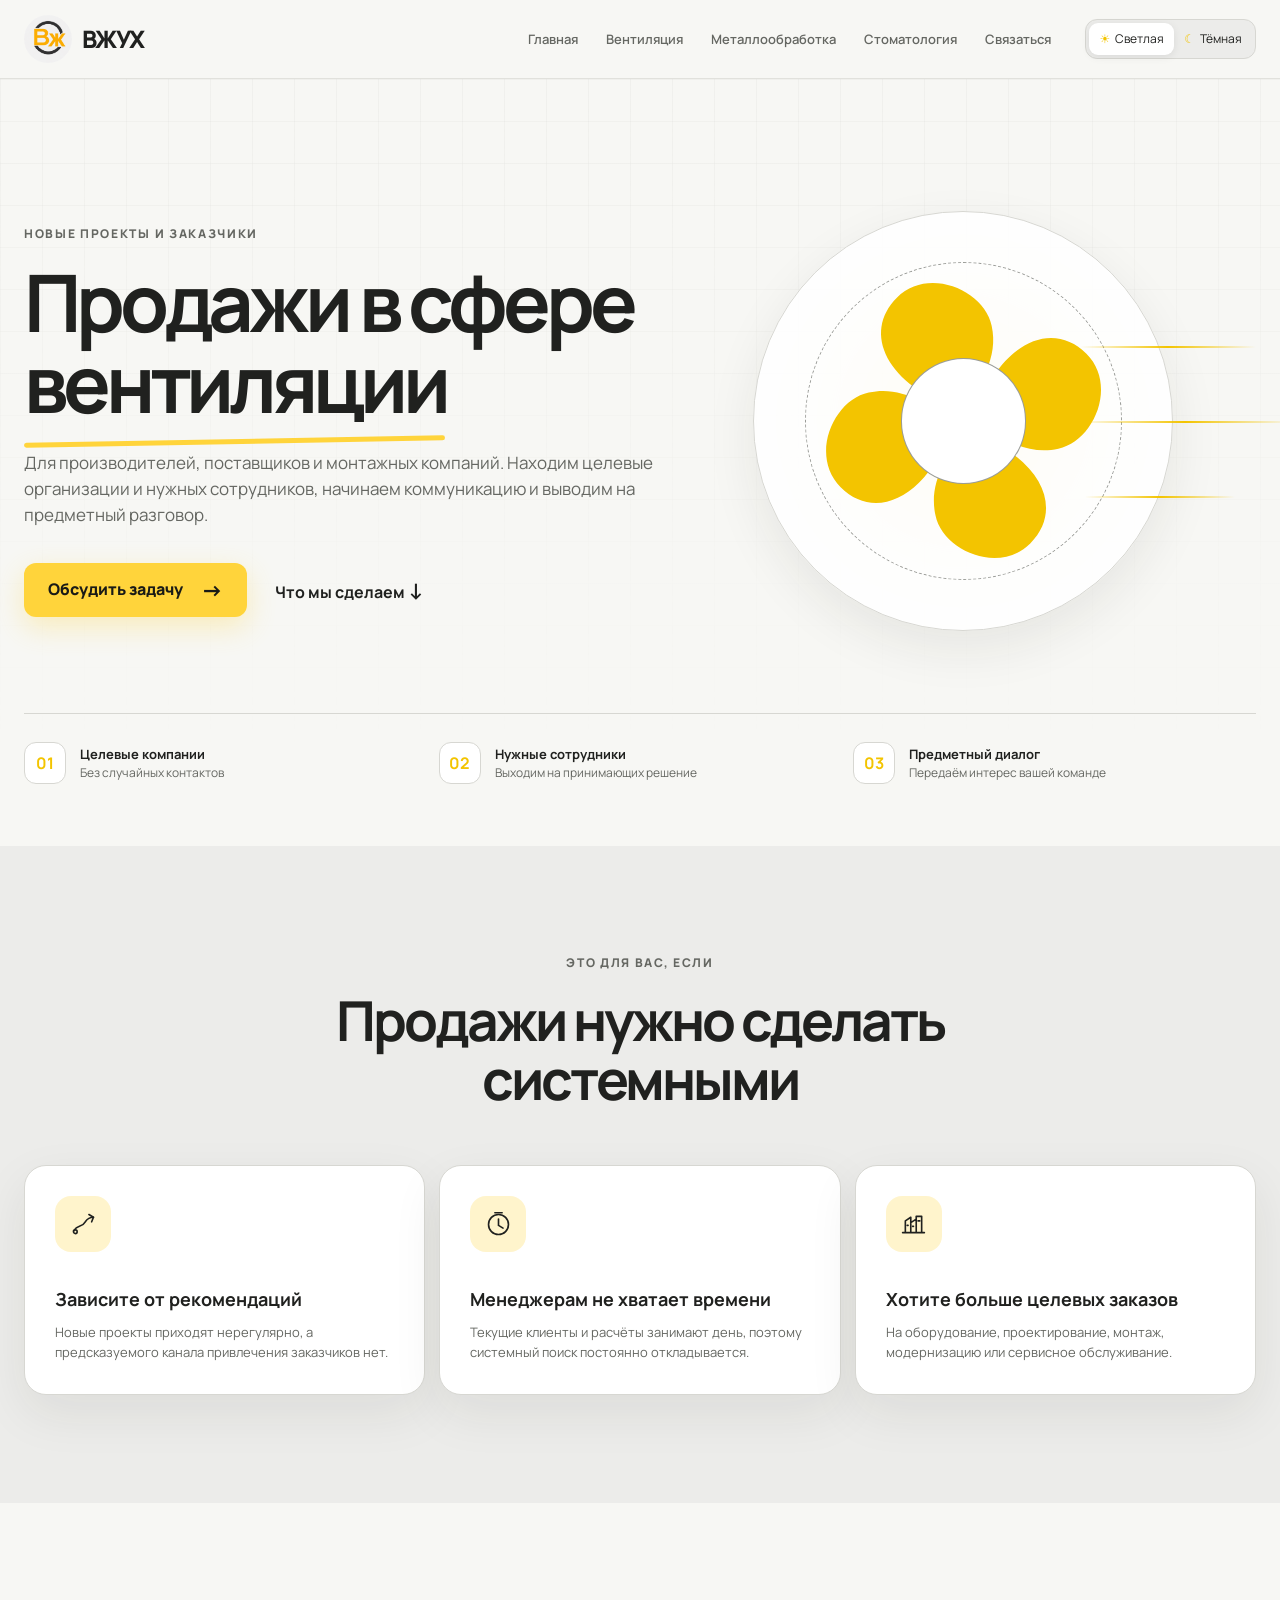
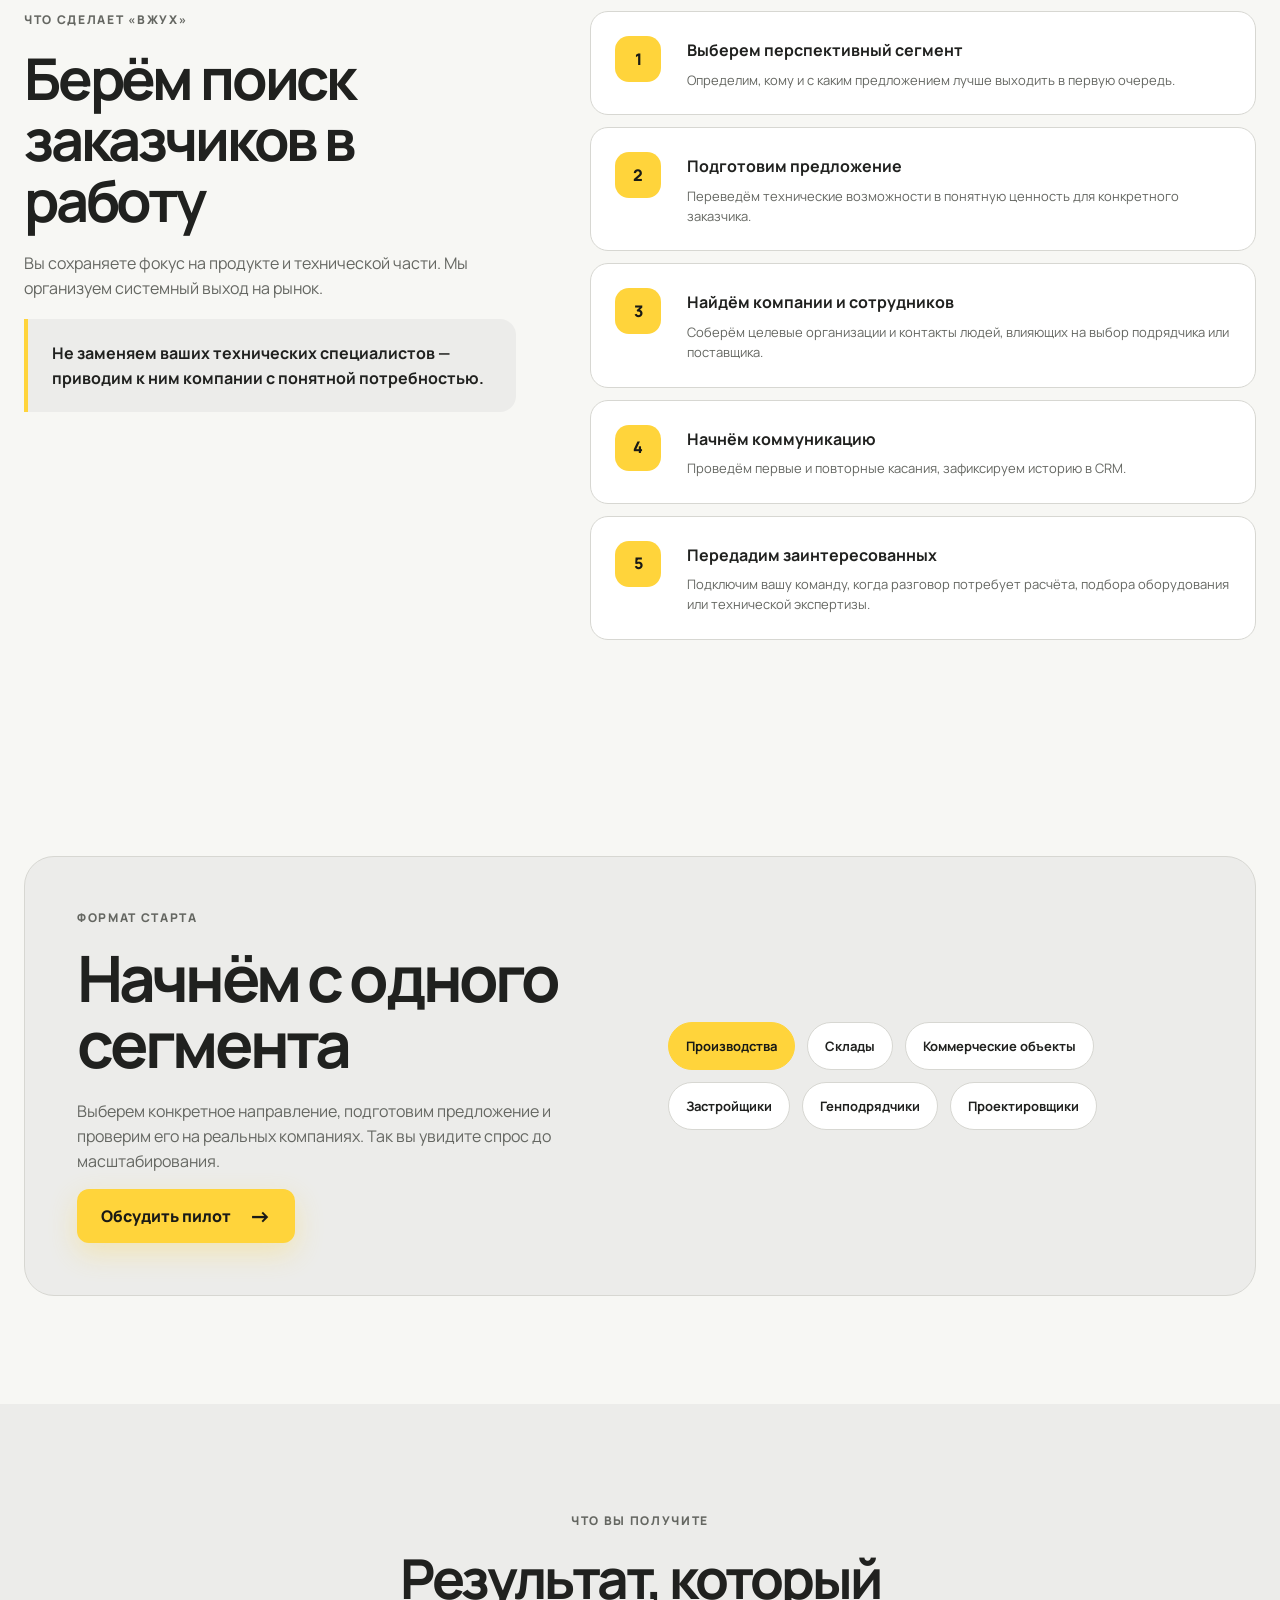
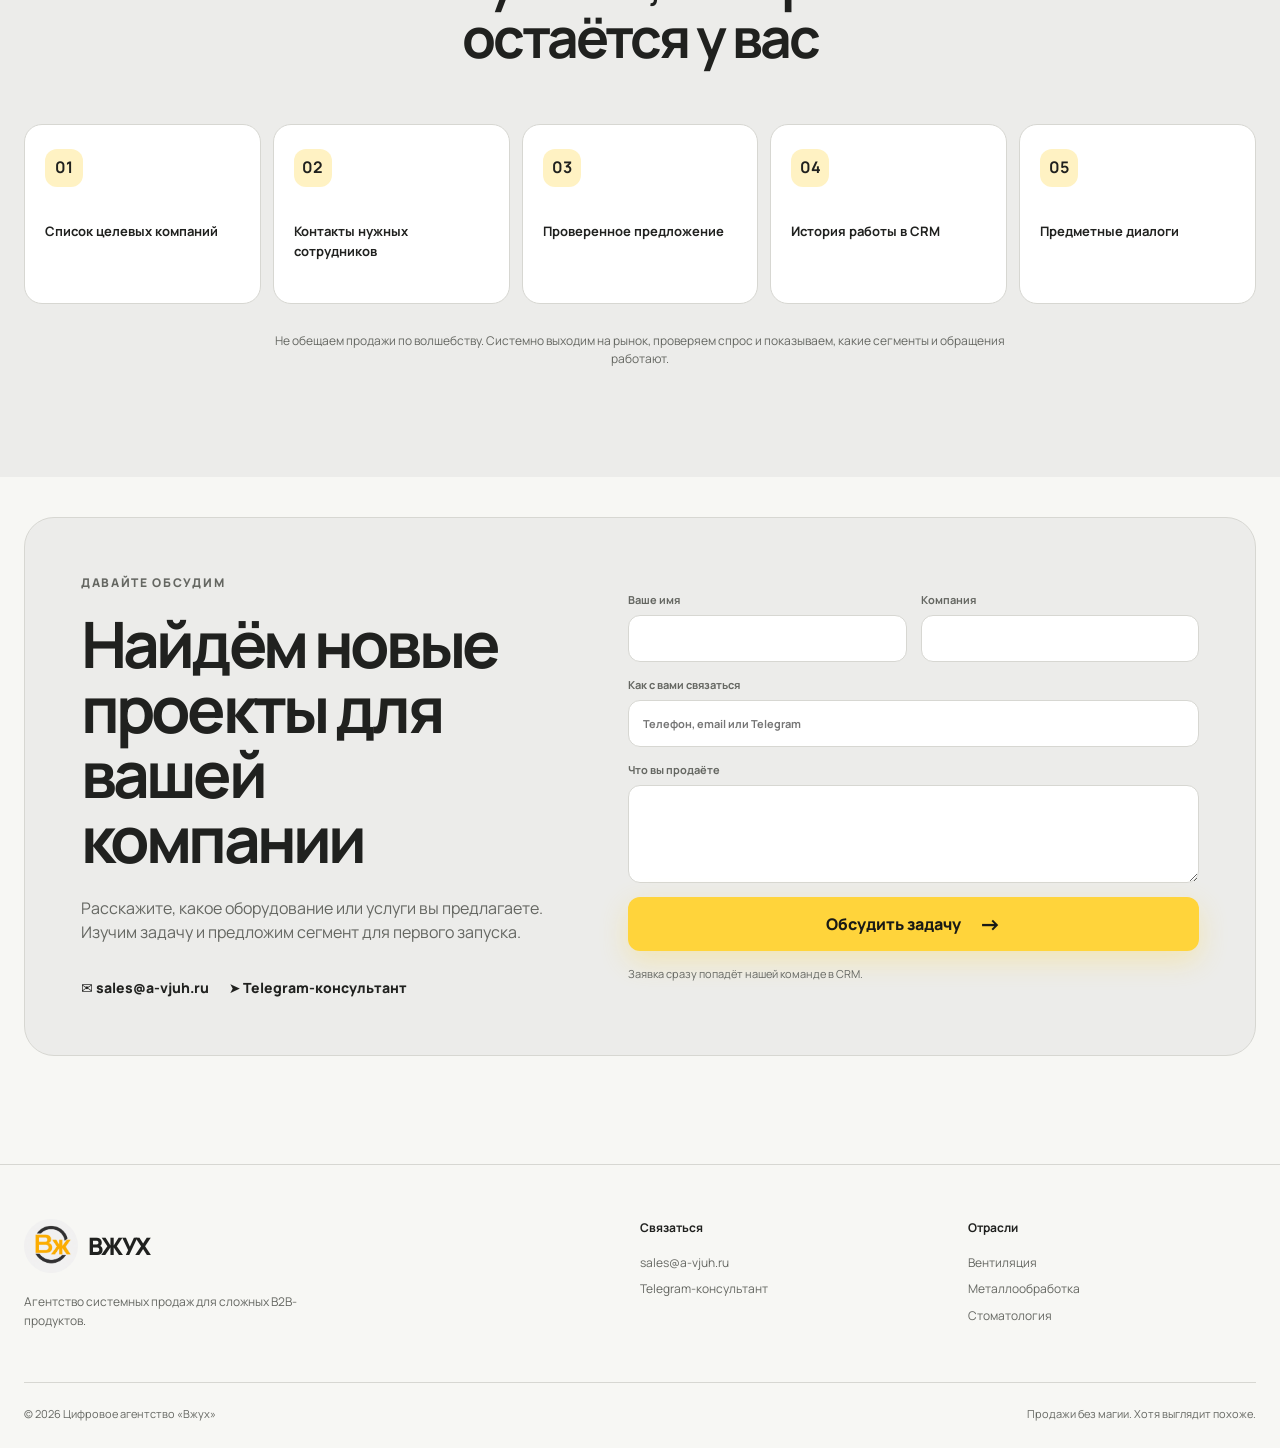
<file: industries/ventilation/index.html>
<!doctype html>
<html lang="ru" data-theme="light">
<head>
  <meta charset="UTF-8">
  <meta name="viewport" content="width=device-width, initial-scale=1.0">
  <meta name="description" content="Помогаем производителям, поставщикам и монтажным компаниям в сфере вентиляции находить новых заказчиков и выходить на предметные переговоры.">
  <meta name="robots" content="index, follow, max-image-preview:large">
  <meta name="theme-color" content="#f7f7f4">
  <link rel="icon" type="image/png" href="/assets/logo-vjuh.png">
  <link rel="canonical" href="https://a-vjuh.ru/industries/ventilation/">
  <meta property="og:type" content="website"><meta property="og:locale" content="ru_RU">
  <meta property="og:url" content="https://a-vjuh.ru/industries/ventilation/"><meta property="og:site_name" content="Цифровое агентство «Вжух»">
  <meta property="og:title" content="Продажи для компаний в сфере вентиляции — «Вжух»">
  <meta property="og:description" content="Находим целевые компании и принимающих решение сотрудников, проверяем предложение и организуем предметные диалоги.">
  <meta property="og:image" content="https://a-vjuh.ru/assets/logo-vjuh.png">
  <title>Новые заказчики для компаний в сфере вентиляции — «Вжух»</title>
  <link rel="preconnect" href="https://fonts.googleapis.com">
  <link rel="preconnect" href="https://fonts.gstatic.com" crossorigin>
  <link href="https://fonts.googleapis.com/css2?family=Manrope:wght@400;500;600;700;800&display=swap" rel="stylesheet">
  <link rel="stylesheet" href="../../styles.css">
  <link rel="stylesheet" href="../../logo.css">
  <link rel="stylesheet" href="../../industry.css">
  <style>.form-honeypot{position:absolute!important;left:-9999px!important;width:1px!important;height:1px!important;opacity:0!important}.form-success{color:#24843b}.form-error{color:#c53b32}.button:disabled{cursor:wait;opacity:.72;transform:none}</style>
  <script>document.documentElement.dataset.theme=localStorage.getItem('vjuh-theme')||'light';</script>
</head>
<body>
  <a class="skip-link" href="#main">К содержанию</a>
  <header class="site-header">
    <div class="container header-inner">
      <a class="logo logo-brand" href="/" aria-label="Вжух — на главную"><img src="../../assets/logo-vjuh.png" alt="" width="48" height="48"><span>ВЖУХ</span></a>
      <nav class="desktop-nav" aria-label="Основная навигация"><a href="/">Главная</a><a href="/industries/ventilation/" aria-current="page">Вентиляция</a><a href="/industries/metalworking/">Металлообработка</a><a href="/industries/dentistry/">Стоматология</a><a href="#contacts">Связаться</a></nav>
      <div class="header-actions">
        <div class="theme-switch" role="group" aria-label="Цветовая тема">
          <button type="button" data-set-theme="light" aria-pressed="true"><span>☀</span><span class="theme-label">Светлая</span></button>
          <button type="button" data-set-theme="dark" aria-pressed="false"><span>☾</span><span class="theme-label">Тёмная</span></button>
        </div>
        <button class="menu-toggle" type="button" aria-expanded="false" aria-controls="mobile-nav" aria-label="Открыть меню"><span></span><span></span></button>
      </div>
    </div>
    <nav class="mobile-nav" id="mobile-nav" aria-label="Мобильная навигация" hidden><a href="/">Главная</a><a href="/industries/ventilation/" aria-current="page">Вентиляция</a><a href="/industries/metalworking/">Металлообработка</a><a href="/industries/dentistry/">Стоматология</a><a href="#contacts">Связаться</a></nav>
  </header>

  <main id="main">
    <section class="industry-hero" id="top">
      <div class="hero-grid" aria-hidden="true"></div>
      <div class="container hero-inner">
        <div class="hero-copy reveal">
          <p class="eyebrow">Новые проекты и заказчики</p>
          <h1>Продажи в сфере<br><span>вентиляции</span></h1>
          <p class="hero-text">Для производителей, поставщиков и монтажных компаний. Находим целевые организации и нужных сотрудников, начинаем коммуникацию и выводим на предметный разговор.</p>
          <div class="hero-buttons"><a class="button button-primary" href="#contacts">Обсудить задачу <span>→</span></a><a class="text-link" href="#work">Что мы сделаем <span>↓</span></a></div>
        </div>
        <div class="industry-visual reveal" aria-hidden="true">
          <div class="fan-mark">
            <svg viewBox="0 0 100 100"><g fill="currentColor"><path d="M49 47C28 40 21 25 31 15c9-9 25-2 27 8 2 9-3 17-9 24Z"/><path d="M53 49c7-21 22-28 32-18 9 9 2 25-8 27-9 2-17-3-24-9Z"/><path d="M51 53c21 7 28 22 18 32-9 9-25 2-27-8-2-9 3-17 9-24Z"/><path d="M47 51c-7 21-22 28-32 18-9-9-2-25 8-27 9-2 17 3 24 9Z"/></g><circle cx="50" cy="50" r="7" fill="var(--surface)" stroke="currentColor" stroke-width="2"/></svg>
            <i class="air-line"></i><i class="air-line"></i><i class="air-line"></i>
          </div>
        </div>
      </div>
      <div class="container proof-strip industry-proof reveal"><div><b>01</b><span><strong>Целевые компании</strong>Без случайных контактов</span></div><div><b>02</b><span><strong>Нужные сотрудники</strong>Выходим на принимающих решение</span></div><div><b>03</b><span><strong>Предметный диалог</strong>Передаём интерес вашей команде</span></div></div>
    </section>

    <section class="section section-tinted" id="fit">
      <div class="container">
        <div class="section-heading reveal"><p class="eyebrow">Это для вас, если</p><h2>Продажи нужно сделать<br>системными</h2></div>
        <div class="recognition-grid">
          <article class="recognition-card reveal"><span class="thematic-icon"><svg viewBox="0 0 32 32"><path d="M5 23c5-8 9-3 13-10 2-3 5-5 9-5"/><path d="m22 5 5 3-2 5"/><circle cx="7" cy="24" r="2"/></svg></span><h3>Зависите от рекомендаций</h3><p>Новые проекты приходят нерегулярно, а предсказуемого канала привлечения заказчиков нет.</p></article>
          <article class="recognition-card reveal"><span class="thematic-icon"><svg viewBox="0 0 32 32"><circle cx="16" cy="16" r="11"/><path d="M16 10v7l5 3"/><path d="M12 3h8"/></svg></span><h3>Менеджерам не хватает времени</h3><p>Текущие клиенты и расчёты занимают день, поэтому системный поиск постоянно откладывается.</p></article>
          <article class="recognition-card reveal"><span class="thematic-icon"><svg viewBox="0 0 32 32"><path d="M4 25h24M7 25V12l6-4v17M13 25V14l6-4v15M19 25V7h6v18"/><path d="M9 17h1M15 18h1M21 12h2"/></svg></span><h3>Хотите больше целевых заказов</h3><p>На оборудование, проектирование, монтаж, модернизацию или сервисное обслуживание.</p></article>
        </div>
      </div>
    </section>

    <section class="section" id="work">
      <div class="container work-panel">
        <div class="work-copy reveal"><p class="eyebrow">Что сделает «Вжух»</p><h2>Берём поиск заказчиков в работу</h2><p>Вы сохраняете фокус на продукте и технической части. Мы организуем системный выход на рынок.</p><div class="handoff-note">Не заменяем ваших технических специалистов — приводим к ним компании с понятной потребностью.</div></div>
        <div class="work-list">
          <article class="work-step reveal"><span>1</span><div><h3>Выберем перспективный сегмент</h3><p>Определим, кому и с каким предложением лучше выходить в первую очередь.</p></div></article>
          <article class="work-step reveal"><span>2</span><div><h3>Подготовим предложение</h3><p>Переведём технические возможности в понятную ценность для конкретного заказчика.</p></div></article>
          <article class="work-step reveal"><span>3</span><div><h3>Найдём компании и сотрудников</h3><p>Соберём целевые организации и контакты людей, влияющих на выбор подрядчика или поставщика.</p></div></article>
          <article class="work-step reveal"><span>4</span><div><h3>Начнём коммуникацию</h3><p>Проведём первые и повторные касания, зафиксируем историю в CRM.</p></div></article>
          <article class="work-step reveal"><span>5</span><div><h3>Передадим заинтересованных</h3><p>Подключим вашу команду, когда разговор потребует расчёта, подбора оборудования или технической экспертизы.</p></div></article>
        </div>
      </div>
    </section>

    <section class="section" id="pilot">
      <div class="container"><div class="industry-pilot reveal"><div><p class="eyebrow">Формат старта</p><h2>Начнём с одного сегмента</h2><p>Выберем конкретное направление, подготовим предложение и проверим его на реальных компаниях. Так вы увидите спрос до масштабирования.</p><a class="button button-primary" href="#contacts">Обсудить пилот <span>→</span></a></div><div class="segment-cloud" aria-label="Примеры сегментов"><span>Производства</span><span>Склады</span><span>Коммерческие объекты</span><span>Застройщики</span><span>Генподрядчики</span><span>Проектировщики</span></div></div></div>
    </section>

    <section class="section section-tinted" id="result">
      <div class="container"><div class="section-heading reveal"><p class="eyebrow">Что вы получите</p><h2>Результат, который<br>остаётся у вас</h2></div><div class="result-grid"><article class="result-card reveal"><b>01</b><p>Список целевых компаний</p></article><article class="result-card reveal"><b>02</b><p>Контакты нужных сотрудников</p></article><article class="result-card reveal"><b>03</b><p>Проверенное предложение</p></article><article class="result-card reveal"><b>04</b><p>История работы в CRM</p></article><article class="result-card reveal"><b>05</b><p>Предметные диалоги</p></article></div><p class="result-disclaimer reveal">Не обещаем продажи по волшебству. Системно выходим на рынок, проверяем спрос и показываем, какие сегменты и обращения работают.</p></div>
    </section>

    <section class="section contact-section" id="contacts">
      <div class="container"><div class="contact-panel reveal"><div class="contact-copy"><p class="eyebrow">Давайте обсудим</p><h2>Найдём новые проекты для вашей компании</h2><p>Расскажите, какое оборудование или услуги вы предлагаете. Изучим задачу и предложим сегмент для первого запуска.</p><div class="direct-contacts"><a href="mailto:sales@a-vjuh.ru">✉ sales@a-vjuh.ru</a><a href="https://t.me/vzjuh_bot" target="_blank" rel="noopener">➤ Telegram-консультант</a></div></div><form id="contact-form"><input class="form-honeypot" name="website" tabindex="-1" autocomplete="off" aria-hidden="true"><input type="hidden" name="source" value="Лендинг: вентиляция"><div class="form-row"><label>Ваше имя<input name="name" autocomplete="name" required></label><label>Компания<input name="company" autocomplete="organization"></label></div><label>Как с вами связаться<input name="contact" autocomplete="email" placeholder="Телефон, email или Telegram" required></label><label>Что вы продаёте<textarea name="message" rows="4" required></textarea></label><button class="button button-primary" type="submit">Обсудить задачу <span>→</span></button><p class="form-note" id="form-status" role="status" aria-live="polite">Заявка сразу попадёт нашей команде в CRM.</p></form></div></div>
    </section>
  </main>

  <footer><div class="container footer-inner"><div><a class="logo logo-brand" href="/"><img src="../../assets/logo-vjuh.png" alt="" width="54" height="54"><span>ВЖУХ</span></a><p>Агентство системных продаж для сложных B2B-продуктов.</p></div><div><b>Связаться</b><a href="mailto:sales@a-vjuh.ru">sales@a-vjuh.ru</a><a href="https://t.me/vzjuh_bot" target="_blank" rel="noopener">Telegram-консультант</a></div><div><b>Отрасли</b><a href="/industries/ventilation/">Вентиляция</a><a href="/industries/metalworking/">Металлообработка</a><a href="/industries/dentistry/">Стоматология</a></div></div><div class="container copyright"><span>© 2026 Цифровое агентство «Вжух»</span><span>Продажи без магии. Хотя выглядит похоже.</span></div></footer>
  <script src="../../script.js"></script>
</body>
</html>
</file>
<file: styles.css>
:root{--bg:#f7f7f4;--surface:#fff;--surface-2:#ececea;--surface-3:#e3e3df;--text:#20211f;--muted:#656762;--line:#d7d7d2;--accent:#ffd43b;--accent-strong:#f3c400;--header:rgba(247,247,244,.82);--shadow:0 18px 50px rgba(32,33,31,.08);--radius:22px;--max:1240px;color-scheme:light}
html[data-theme="dark"]{--bg:#171816;--surface:#20211f;--surface-2:#292a27;--surface-3:#31322e;--text:#f2f1eb;--muted:#aaaBA5;--line:#3b3c37;--accent:#ffd43b;--accent-strong:#e9c100;--header:rgba(23,24,22,.84);--shadow:0 22px 60px rgba(0,0,0,.2);color-scheme:dark}
*{box-sizing:border-box}html{scroll-behavior:smooth;scroll-padding-top:92px}body{margin:0;background:var(--bg);color:var(--text);font-family:Manrope,system-ui,sans-serif;line-height:1.55;transition:background .3s,color .3s}a{color:inherit;text-decoration:none}button,input,textarea{font:inherit}button{color:inherit}.container{width:min(calc(100% - 48px),var(--max));margin-inline:auto}.skip-link{position:fixed;left:16px;top:-100px;z-index:99;background:var(--accent);color:#181914;padding:10px 16px;border-radius:10px}.skip-link:focus{top:16px}.site-header{position:sticky;top:0;z-index:30;background:var(--header);border-bottom:1px solid color-mix(in srgb,var(--line),transparent 30%);backdrop-filter:blur(18px)}.header-inner{height:78px;display:flex;align-items:center;gap:34px}.logo{font-size:24px;font-weight:800;letter-spacing:-.06em}.logo span{color:var(--accent-strong);font-size:.8em}.desktop-nav{margin-left:auto;display:flex;gap:28px}.desktop-nav a,.mobile-nav a{font-size:13px;font-weight:600;color:var(--muted);transition:color .2s}.desktop-nav a:hover{color:var(--text)}.header-actions{display:flex;align-items:center;gap:12px}.theme-switch{display:flex;padding:3px;background:var(--surface-2);border:1px solid var(--line);border-radius:12px}.theme-switch button{border:0;background:transparent;border-radius:9px;padding:7px 10px;font-size:12px;cursor:pointer}.theme-switch button[aria-pressed="true"]{background:var(--surface);box-shadow:0 2px 8px rgba(0,0,0,.08)}.theme-switch button span:first-child{color:var(--accent-strong);margin-right:5px}.menu-toggle{display:none;width:42px;height:42px;border:1px solid var(--line);background:var(--surface);border-radius:12px}.menu-toggle span{display:block;width:18px;height:1px;background:var(--text);margin:5px auto}.mobile-nav{padding:4px 24px 20px;display:grid;gap:14px}.mobile-nav[hidden]{display:none}.hero{position:relative;overflow:hidden;padding:100px 0 42px;min-height:760px}.hero-grid{position:absolute;inset:0;background-image:linear-gradient(to right,color-mix(in srgb,var(--line),transparent 64%) 1px,transparent 1px),linear-gradient(to bottom,color-mix(in srgb,var(--line),transparent 64%) 1px,transparent 1px);background-size:42px 42px;mask-image:linear-gradient(to bottom,#000 0%,transparent 88%);opacity:.6}.hero-inner{position:relative;display:grid;grid-template-columns:1.05fr .95fr;align-items:center;min-height:520px}.hero-copy{position:relative;z-index:2}.eyebrow{text-transform:uppercase;letter-spacing:.14em;font-size:12px;font-weight:800;color:var(--muted);margin:0 0 18px}.hero h1{font-size:clamp(48px,6.5vw,90px);line-height:1.02;letter-spacing:-.065em;margin:0 0 26px;max-width:850px}.hero h1 span,.pilot-panel h2 span{position:relative}.hero h1 span:after{content:"";position:absolute;left:0;right:0;bottom:-7px;height:5px;background:var(--accent);border-radius:99px;transform:rotate(-1deg)}.hero-text{font-size:17px;max-width:640px;color:var(--muted);margin:0 0 34px}.hero-buttons{display:flex;align-items:center;gap:28px}.button{display:inline-flex;align-items:center;justify-content:center;gap:18px;min-height:54px;padding:0 24px;border:0;border-radius:12px;font-weight:800;cursor:pointer}.button-primary{background:var(--accent);color:#191a16;box-shadow:0 10px 28px color-mix(in srgb,var(--accent),transparent 70%)}.button-primary:hover{background:var(--accent-strong);transform:translateY(-2px)}.button span,.text-link span{font-size:22px}.text-link{font-weight:700}.growth-map{position:relative;height:480px;filter:drop-shadow(0 20px 50px color-mix(in srgb,var(--accent),transparent 82%))}.growth-map:before{content:"";position:absolute;width:300px;height:300px;border-radius:50%;left:35%;top:36%;background:radial-gradient(circle,color-mix(in srgb,var(--accent),transparent 65%),transparent 68%);filter:blur(22px)}.growth-map svg{width:100%;height:100%;overflow:visible}.path-muted{fill:none;stroke:var(--line);stroke-width:2;stroke-dasharray:4 7}.path-main{fill:none;stroke:var(--accent-strong);stroke-width:3}.nodes circle{fill:var(--surface);stroke:var(--accent-strong);stroke-width:3}.arrow{fill:none;stroke:var(--accent-strong);stroke-width:3}.orbit{position:absolute;border:1px solid color-mix(in srgb,var(--line),transparent 25%);border-radius:50%;left:40%;top:54%;translate:-50% -50%}.orbit-1{width:85px;height:85px}.orbit-2{width:145px;height:145px}.pulse{position:absolute;width:22px;height:22px;background:var(--accent);border-radius:50%;left:40%;top:54%;translate:-50% -50%;box-shadow:0 0 0 10px color-mix(in srgb,var(--accent),transparent 84%)}.proof-strip{position:relative;display:grid;grid-template-columns:repeat(3,1fr);gap:12px}.proof-strip>div{display:flex;align-items:center;gap:14px}.proof-strip b{display:grid;place-items:center;width:42px;height:42px;border:1px solid var(--line);background:var(--surface);border-radius:12px;color:var(--accent-strong)}.proof-strip span{display:grid;color:var(--muted);font-size:12px}.proof-strip strong{color:var(--text);font-size:13px}.section{padding:108px 0}.section-tinted{background:var(--surface-2)}.section-heading{text-align:center;max-width:760px;margin:0 auto 56px}.section-heading h2{font-size:clamp(36px,4.3vw,58px);letter-spacing:-.055em;line-height:1.08;margin:0 0 18px}.section-heading p:last-child{color:var(--muted);margin:0}.card-grid{display:grid;gap:14px}.services-grid{grid-template-columns:repeat(5,1fr)}.card{min-height:310px;padding:28px 24px;border:1px solid var(--line);background:var(--surface);border-radius:var(--radius);box-shadow:var(--shadow);transition:transform .25s,border-color .25s}.card:hover{transform:translateY(-7px);border-color:var(--accent-strong)}.card-accent{background:var(--surface-2)}.card-icon{display:grid;place-items:center;width:52px;height:52px;border-radius:15px;background:color-mix(in srgb,var(--accent),transparent 75%);color:var(--text);font-size:24px;font-weight:800;margin-bottom:44px}.card h3,.fit-card h3{font-size:17px;line-height:1.3;margin:0 0 12px}.card p,.fit-card p,.team-card p{font-size:13px;color:var(--muted);margin:0}.fit-grid{display:grid;grid-template-columns:repeat(4,1fr);gap:14px}.fit-card{min-height:240px;padding:28px;background:var(--bg);border:1px solid var(--line);border-radius:var(--radius)}.fit-card b{display:block;color:var(--accent-strong);font-size:14px;margin-bottom:66px}.process-list{list-style:none;padding:0;margin:0;display:grid;grid-template-columns:repeat(6,1fr);position:relative}.process-list:before{content:"";position:absolute;top:23px;left:5%;right:5%;border-top:1px dashed var(--muted)}.process-list li{position:relative;text-align:center;padding:0 10px}.process-list li>span{position:relative;z-index:1;display:grid;place-items:center;width:46px;height:46px;border-radius:50%;margin:0 auto 25px;background:var(--accent);color:#171816;font-weight:800;box-shadow:0 0 0 8px var(--bg)}.process-list div{padding:22px 12px;min-height:180px;background:var(--surface);border:1px solid var(--line);border-radius:18px}.process-list h3{font-size:14px;margin:0 0 12px}.process-list p{font-size:12px;color:var(--muted);margin:0}.pilot-panel{display:grid;grid-template-columns:1.15fr .9fr 1fr;gap:40px;padding:48px;background:var(--surface-2);border:1px solid var(--line);border-radius:30px}.pilot-panel h2{font-size:clamp(42px,5vw,70px);letter-spacing:-.06em;line-height:1.03;margin:0 0 20px}.pilot-panel>div>p:not(.eyebrow){color:var(--muted);max-width:460px}.pilot-panel ul{list-style:none;padding:10px 0;margin:0;display:grid;gap:20px}.pilot-panel li{display:flex;gap:12px}.pilot-panel li i{display:grid;place-items:center;flex:0 0 28px;height:28px;border-radius:50%;background:var(--accent);color:#171816;font-style:normal;font-weight:800}.pilot-panel li span{display:grid;color:var(--muted);font-size:12px}.pilot-panel li strong{color:var(--text);font-size:13px}.pilot-result{background:var(--surface);border:1px dashed var(--muted);border-radius:20px;padding:28px}.pilot-result h3{font-size:15px;margin:0 0 24px}.pilot-result p{position:relative;padding-left:23px;font-size:12px!important;margin:14px 0!important}.pilot-result p:before{content:"✓";position:absolute;left:0;color:var(--accent-strong);font-weight:800}.team-grid{display:grid;grid-template-columns:repeat(4,1fr);gap:14px}.team-card{padding:28px;border:1px solid var(--line);border-radius:var(--radius);background:var(--surface)}.team-card>span{display:grid;place-items:center;width:58px;height:58px;border-radius:50%;background:var(--surface-2);border:1px solid var(--line);font-size:22px;font-weight:800;margin-bottom:30px}.team-card h3{font-size:22px;margin:0}.team-card b{display:block;color:var(--accent-strong);font-size:12px;margin:4px 0 14px}.contact-section{padding-top:40px}.contact-panel{display:grid;grid-template-columns:.9fr 1.1fr;gap:80px;padding:56px;background:var(--surface-2);border:1px solid var(--line);border-radius:30px}.contact-copy h2{font-size:clamp(40px,5vw,66px);line-height:1.02;letter-spacing:-.06em;margin:0 0 24px}.contact-copy>p:not(.eyebrow){color:var(--muted);max-width:470px}.direct-contacts{display:flex;flex-wrap:wrap;gap:20px;margin-top:32px}.direct-contacts a{font-weight:800;font-size:14px}.direct-contacts a:hover{color:var(--accent-strong)}form{display:grid;align-content:center;gap:14px}.form-row{display:grid;grid-template-columns:1fr 1fr;gap:14px}label{display:grid;gap:7px;font-size:11px;font-weight:700;color:var(--muted)}input,textarea{width:100%;border:1px solid var(--line);background:var(--surface);color:var(--text);border-radius:12px;padding:14px;outline:none}input:focus,textarea:focus{border-color:var(--accent-strong);box-shadow:0 0 0 3px color-mix(in srgb,var(--accent),transparent 75%)}textarea{resize:vertical}.form-note{font-size:11px;color:var(--muted);margin:0}footer{border-top:1px solid var(--line);padding:54px 0 26px}.footer-inner{display:grid;grid-template-columns:2fr 1fr 1fr;gap:40px}.footer-inner>div{display:grid;align-content:start;justify-items:start;gap:8px}.footer-inner p{color:var(--muted);font-size:12px;max-width:300px}.footer-inner b{font-size:12px;margin-bottom:8px}.footer-inner a:not(.logo){font-size:12px;color:var(--muted)}.copyright{display:flex;justify-content:space-between;border-top:1px solid var(--line);margin-top:40px;padding-top:22px;color:var(--muted);font-size:11px}.reveal{opacity:0;transform:translateY(18px);transition:opacity .65s ease,transform .65s ease}.reveal.visible{opacity:1;transform:none}@media(prefers-reduced-motion:reduce){html{scroll-behavior:auto}.reveal{opacity:1;transform:none;transition:none}.button-primary:hover{transform:none}}
@media(max-width:1050px){.desktop-nav{display:none}.menu-toggle{display:block}.hero-inner{grid-template-columns:1fr}.growth-map{position:absolute;right:-80px;top:30px;width:58%;opacity:.65}.hero-copy{max-width:760px}.services-grid{grid-template-columns:repeat(3,1fr)}.services-grid .card:nth-last-child(-n+2){grid-column:span 1}.process-list{grid-template-columns:repeat(3,1fr);gap:16px}.process-list:before{display:none}.pilot-panel{grid-template-columns:1fr 1fr}.pilot-result{grid-column:1/-1}.contact-panel{gap:40px}.team-grid{grid-template-columns:repeat(2,1fr)}}
@media(max-width:700px){.container{width:min(calc(100% - 28px),var(--max))}.header-inner{height:68px}.theme-label{display:none}.theme-switch button span:first-child{margin:0}.hero{padding:72px 0 30px;min-height:auto}.hero-inner{display:block;min-height:620px}.hero h1{font-size:clamp(43px,13vw,66px)}.hero-text{font-size:15px;max-width:90%}.growth-map{top:255px;right:-120px;width:110%;height:430px;opacity:.48}.hero-buttons{align-items:flex-start;flex-direction:column;gap:18px}.proof-strip{grid-template-columns:1fr;margin-top:30px}.proof-strip>div{background:color-mix(in srgb,var(--surface),transparent 18%);padding:10px;border-radius:14px;backdrop-filter:blur(8px)}.section{padding:76px 0}.section-heading{text-align:left;margin-bottom:36px}.section-heading h2{font-size:38px}.services-grid,.fit-grid,.team-grid{grid-template-columns:1fr}.card{min-height:auto}.card-icon{margin-bottom:30px}.fit-card{min-height:auto}.fit-card b{margin-bottom:34px}.process-list{display:flex;overflow-x:auto;scroll-snap-type:x mandatory;margin-right:-14px;padding-right:14px;gap:12px}.process-list li{flex:0 0 76%;scroll-snap-align:start;padding:0}.process-list li>span{margin-left:12px}.process-list div{text-align:left}.pilot-panel{grid-template-columns:1fr;padding:28px;gap:28px}.pilot-result{grid-column:auto}.contact-panel{grid-template-columns:1fr;padding:28px;gap:38px}.form-row{grid-template-columns:1fr}.direct-contacts{display:grid}.footer-inner{grid-template-columns:1fr 1fr}.footer-inner>div:first-child{grid-column:1/-1}.copyright{display:grid;gap:8px}.button{width:100%}}
</file>
<file: logo.css>
.logo-brand {
  display: inline-flex;
  align-items: center;
  gap: 10px;
  letter-spacing: -.05em;
}

.logo-brand img {
  display: block;
  width: 48px;
  height: 48px;
  object-fit: cover;
  border-radius: 50%;
}

.logo-brand span {
  color: var(--text);
  font-size: 1em;
}

.footer-inner .logo-brand img {
  width: 54px;
  height: 54px;
}
</file>
<file: industry.css>
.industry-hero{position:relative;overflow:hidden;padding:92px 0 62px;min-height:720px}.industry-hero .hero-inner{min-height:500px}.industry-hero h1{font-size:clamp(48px,6.2vw,86px);line-height:1.02;letter-spacing:-.065em;margin:0 0 26px;max-width:820px}.industry-hero h1 span{position:relative;white-space:nowrap}.industry-hero h1 span:after{content:"";position:absolute;left:0;right:0;bottom:-7px;height:5px;background:var(--accent);border-radius:99px;transform:rotate(-1deg)}.industry-visual{position:relative;height:470px;display:grid;place-items:center}.industry-visual:before{content:"";position:absolute;width:340px;height:340px;border-radius:50%;background:radial-gradient(circle,color-mix(in srgb,var(--accent),transparent 62%),transparent 69%);filter:blur(18px)}.fan-mark{position:relative;width:min(86%,420px);aspect-ratio:1;border:1px solid var(--line);border-radius:50%;background:color-mix(in srgb,var(--surface),transparent 12%);box-shadow:var(--shadow)}.fan-mark:before,.fan-mark:after{content:"";position:absolute;inset:12%;border:1px dashed color-mix(in srgb,var(--muted),transparent 35%);border-radius:50%}.fan-mark:after{inset:35%;border-style:solid;background:var(--surface)}.fan-mark svg{position:absolute;inset:8%;width:84%;height:84%;color:var(--accent-strong);animation:fan-turn 22s linear infinite}.fan-mark .air-line{position:absolute;height:2px;background:linear-gradient(90deg,transparent,var(--accent-strong),transparent);border-radius:99px}.fan-mark .air-line:nth-of-type(1){width:42%;right:-20%;top:32%}.fan-mark .air-line:nth-of-type(2){width:52%;right:-29%;top:50%}.fan-mark .air-line:nth-of-type(3){width:36%;right:-15%;top:68%}@keyframes fan-turn{to{transform:rotate(360deg)}}
.industry-proof{margin-top:42px;padding-top:28px;border-top:1px solid var(--line)}.recognition-grid{display:grid;grid-template-columns:repeat(3,1fr);gap:14px}.recognition-card{padding:30px;min-height:230px;background:var(--surface);border:1px solid var(--line);border-radius:var(--radius);box-shadow:var(--shadow)}.thematic-icon{display:grid;place-items:center;width:56px;height:56px;border-radius:16px;background:color-mix(in srgb,var(--accent),transparent 74%);color:var(--text);margin-bottom:36px}.thematic-icon svg{width:29px;height:29px;fill:none;stroke:currentColor;stroke-width:1.8;stroke-linecap:round;stroke-linejoin:round}.recognition-card h3{font-size:18px;line-height:1.3;margin:0 0 10px}.recognition-card p{font-size:13px;color:var(--muted);margin:0}
.work-panel{display:grid;grid-template-columns:.85fr 1.15fr;gap:74px;align-items:start}.work-copy{position:sticky;top:120px}.work-copy h2{font-size:clamp(38px,4.5vw,60px);line-height:1.06;letter-spacing:-.055em;margin:0 0 20px}.work-copy p{color:var(--muted)}.work-list{display:grid;gap:12px}.work-step{display:grid;grid-template-columns:52px 1fr;gap:20px;padding:24px;border:1px solid var(--line);border-radius:18px;background:var(--surface)}.work-step>span{display:grid;place-items:center;width:46px;height:46px;border-radius:14px;background:var(--accent);color:#191a16;font-weight:800}.work-step h3{font-size:16px;margin:2px 0 7px}.work-step p{font-size:13px;color:var(--muted);margin:0}.handoff-note{margin-top:18px;padding:22px 24px;border-left:4px solid var(--accent);background:var(--surface-2);border-radius:0 16px 16px 0;font-weight:700}
.industry-pilot{display:grid;grid-template-columns:1fr 1fr;gap:56px;padding:52px;background:var(--surface-2);border:1px solid var(--line);border-radius:30px}.industry-pilot h2{font-size:clamp(40px,5vw,68px);line-height:1.03;letter-spacing:-.06em;margin:0 0 22px}.industry-pilot p{color:var(--muted);max-width:560px}.segment-cloud{display:flex;flex-wrap:wrap;align-content:center;gap:12px}.segment-cloud span{padding:13px 17px;border:1px solid var(--line);border-radius:999px;background:var(--surface);font-size:13px;font-weight:700}.segment-cloud span:first-child{background:var(--accent);color:#191a16;border-color:var(--accent)}
.result-grid{display:grid;grid-template-columns:repeat(5,1fr);gap:12px}.result-card{padding:24px 20px;border:1px solid var(--line);border-radius:18px;background:var(--surface);min-height:180px}.result-card b{display:grid;place-items:center;width:38px;height:38px;border-radius:12px;background:color-mix(in srgb,var(--accent),transparent 70%);margin-bottom:34px}.result-card p{font-size:13px;font-weight:700;margin:0}.result-disclaimer{max-width:760px;margin:28px auto 0;text-align:center;color:var(--muted);font-size:12px}
@media(max-width:1050px){.industry-visual{position:absolute;right:-70px;top:50px;width:48%;opacity:.65}.result-grid{grid-template-columns:repeat(3,1fr)}.work-panel{gap:40px}}
@media(max-width:700px){.industry-hero{padding:70px 0 36px;min-height:auto}.industry-hero .hero-inner{display:block;min-height:670px}.industry-hero h1{font-size:clamp(42px,12vw,62px)}.industry-hero h1 span{white-space:normal}.industry-visual{top:330px;right:-100px;width:110%;height:390px;opacity:.44}.recognition-grid,.result-grid{grid-template-columns:1fr}.recognition-card,.result-card{min-height:auto}.thematic-icon{margin-bottom:28px}.work-panel{grid-template-columns:1fr}.work-copy{position:static}.industry-pilot{grid-template-columns:1fr;padding:28px;gap:28px}.segment-cloud{align-content:start}.result-card{display:grid;grid-template-columns:44px 1fr;align-items:center;gap:14px}.result-card b{margin:0}.contact-section{padding-top:20px}}
@media(prefers-reduced-motion:reduce){.fan-mark svg{animation:none}}
.industry-symbol svg{animation:none;inset:16%;width:68%;height:68%}
</file>
